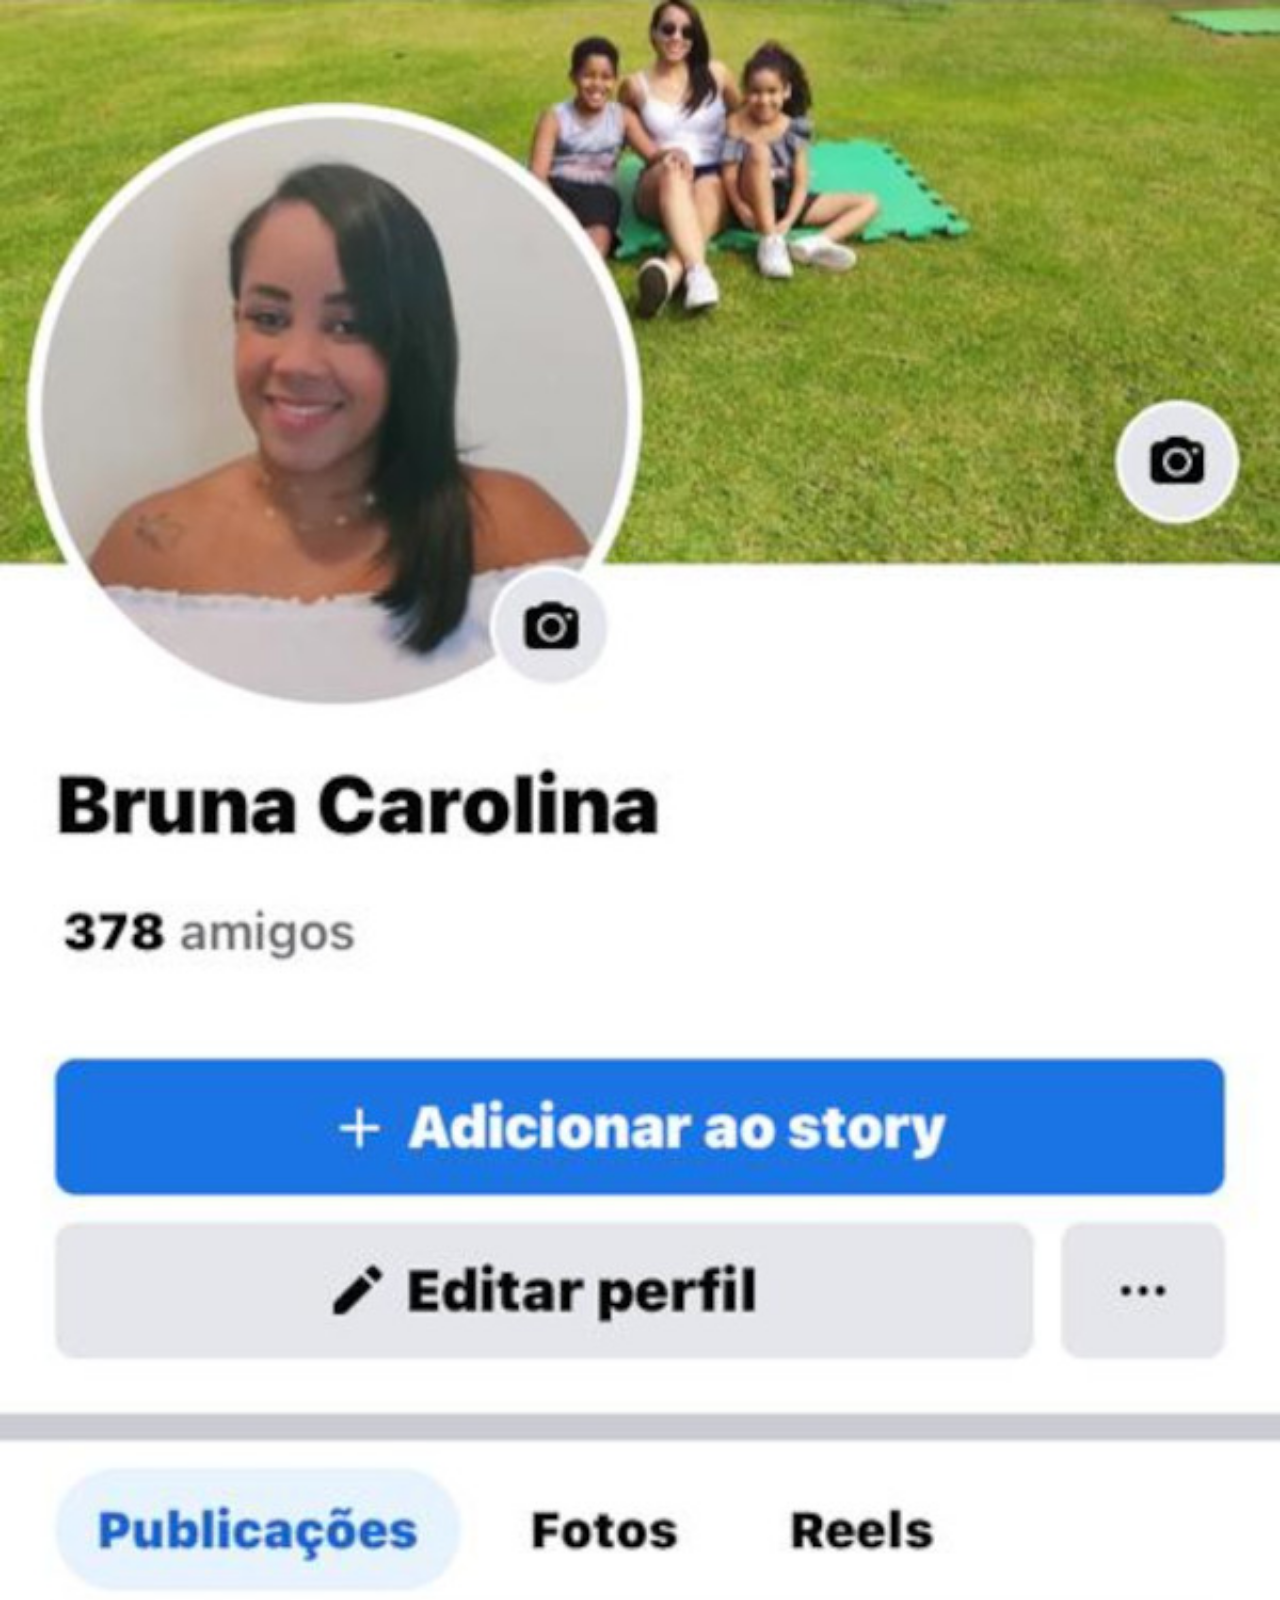
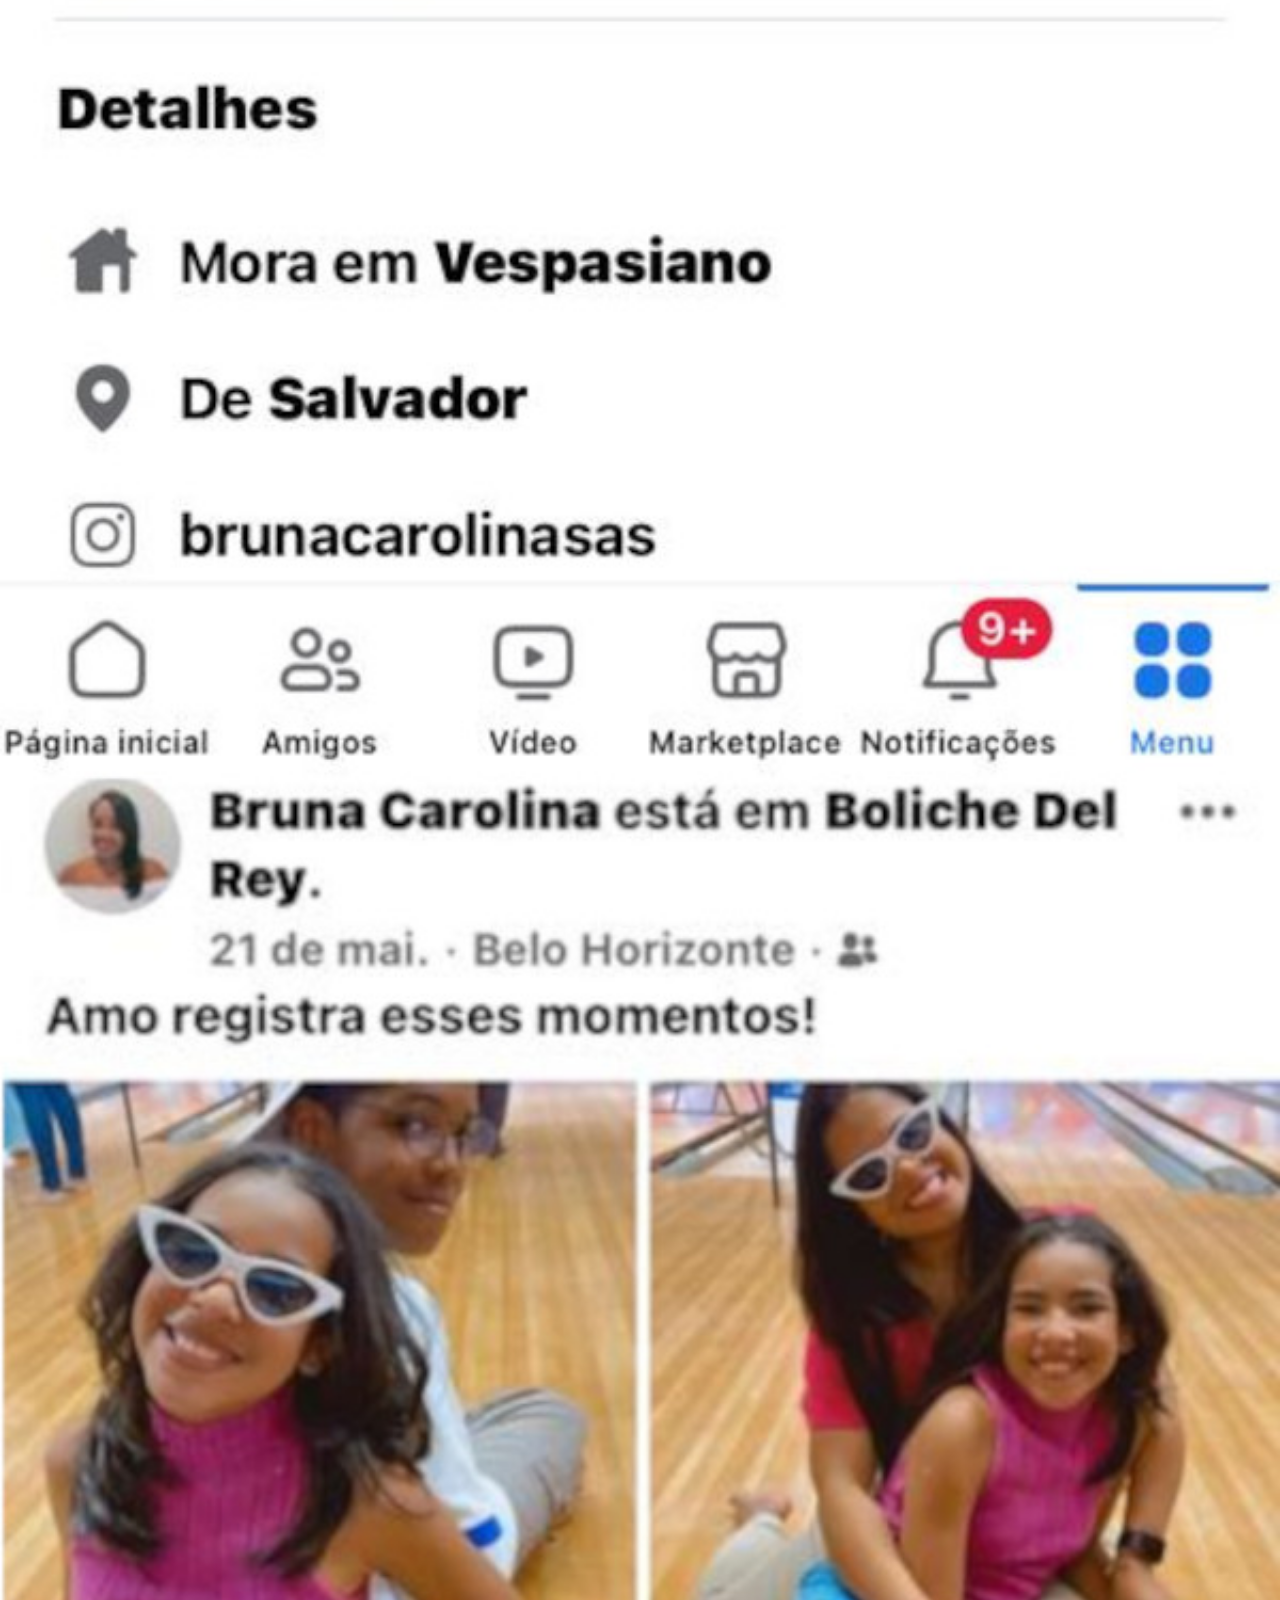
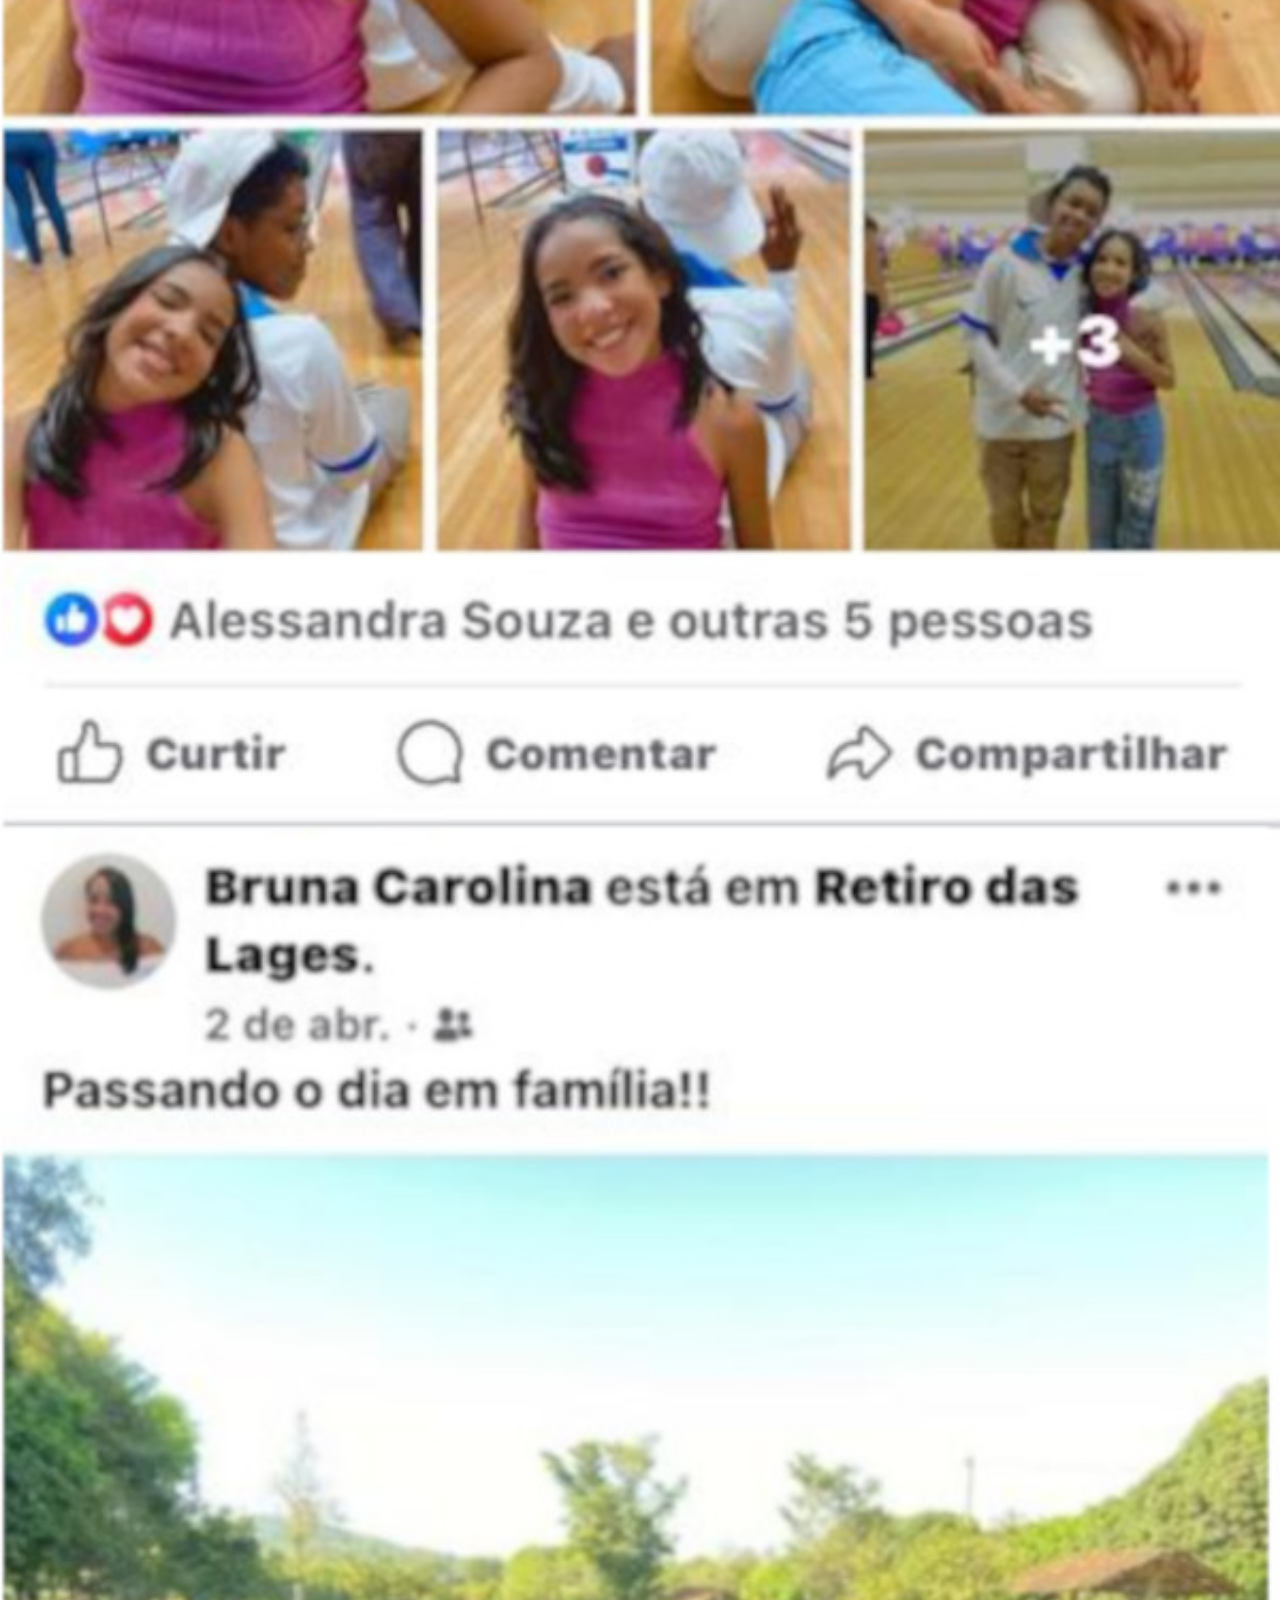
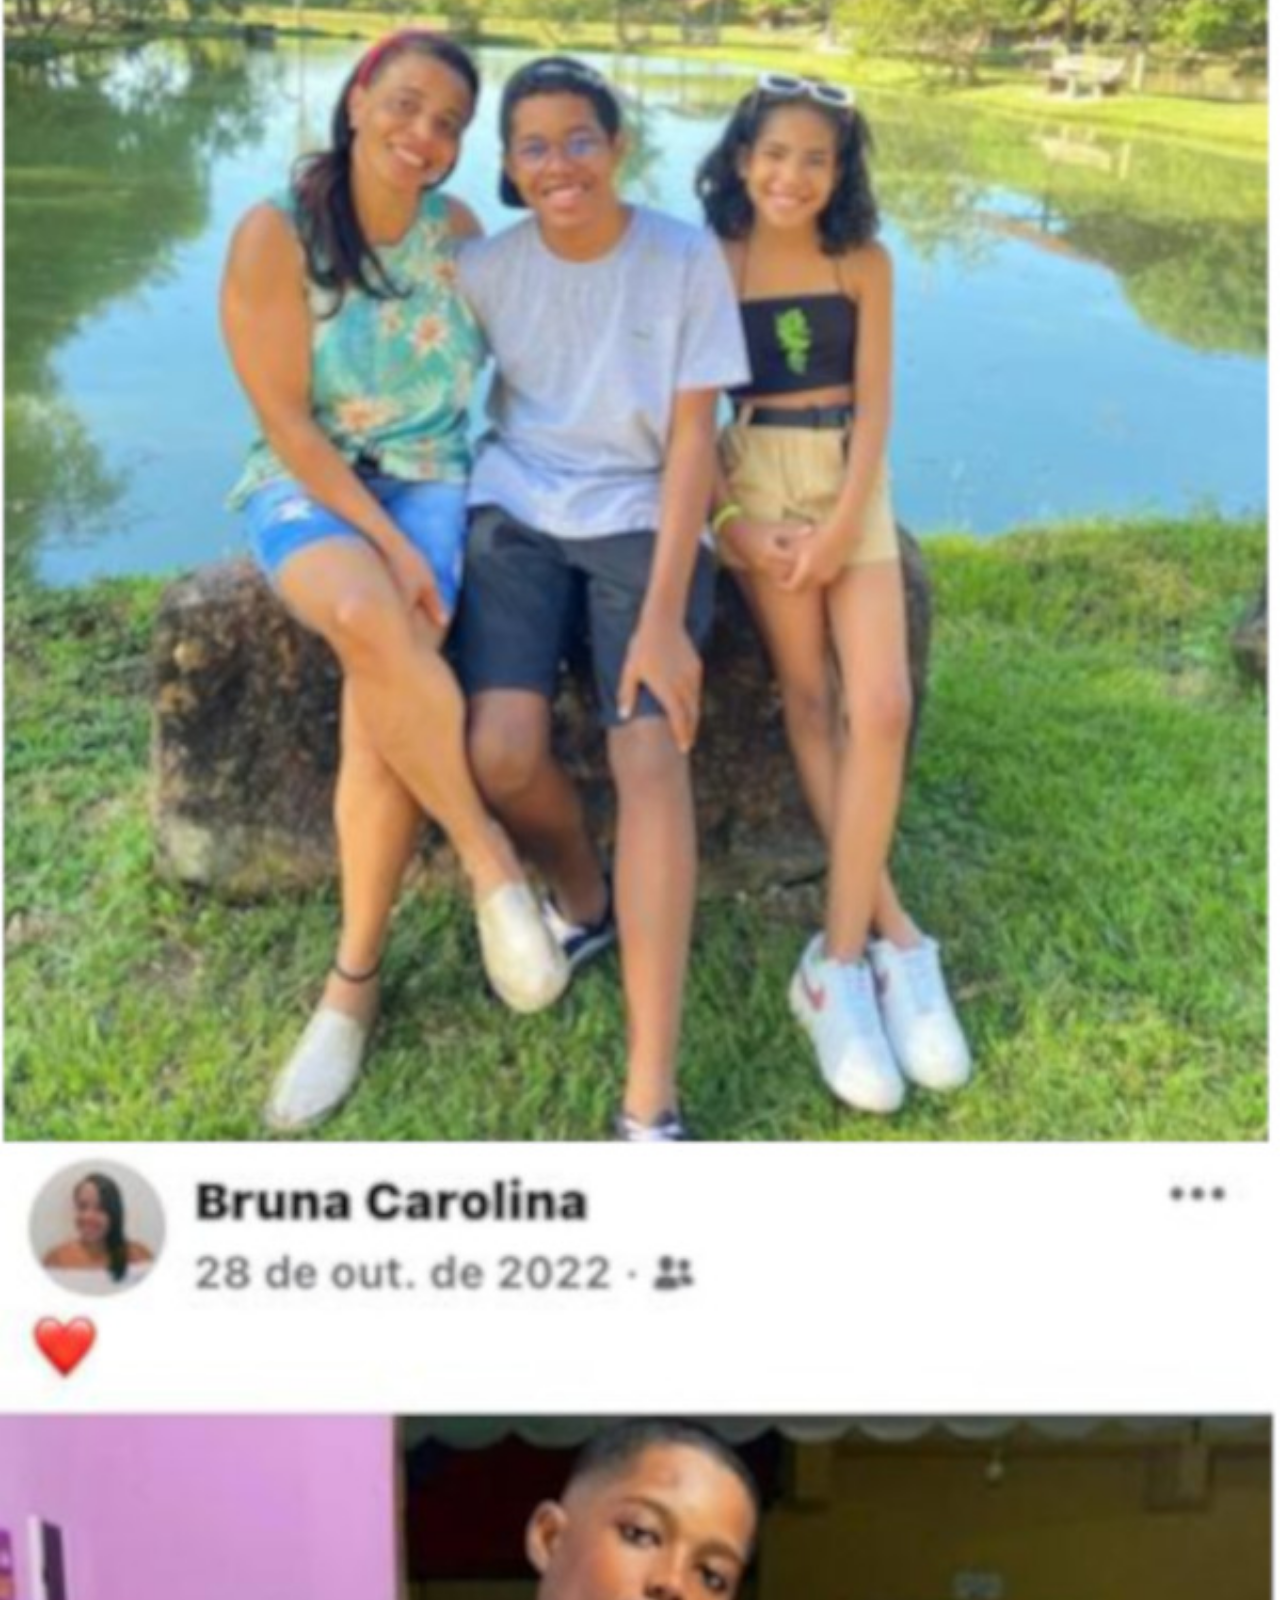
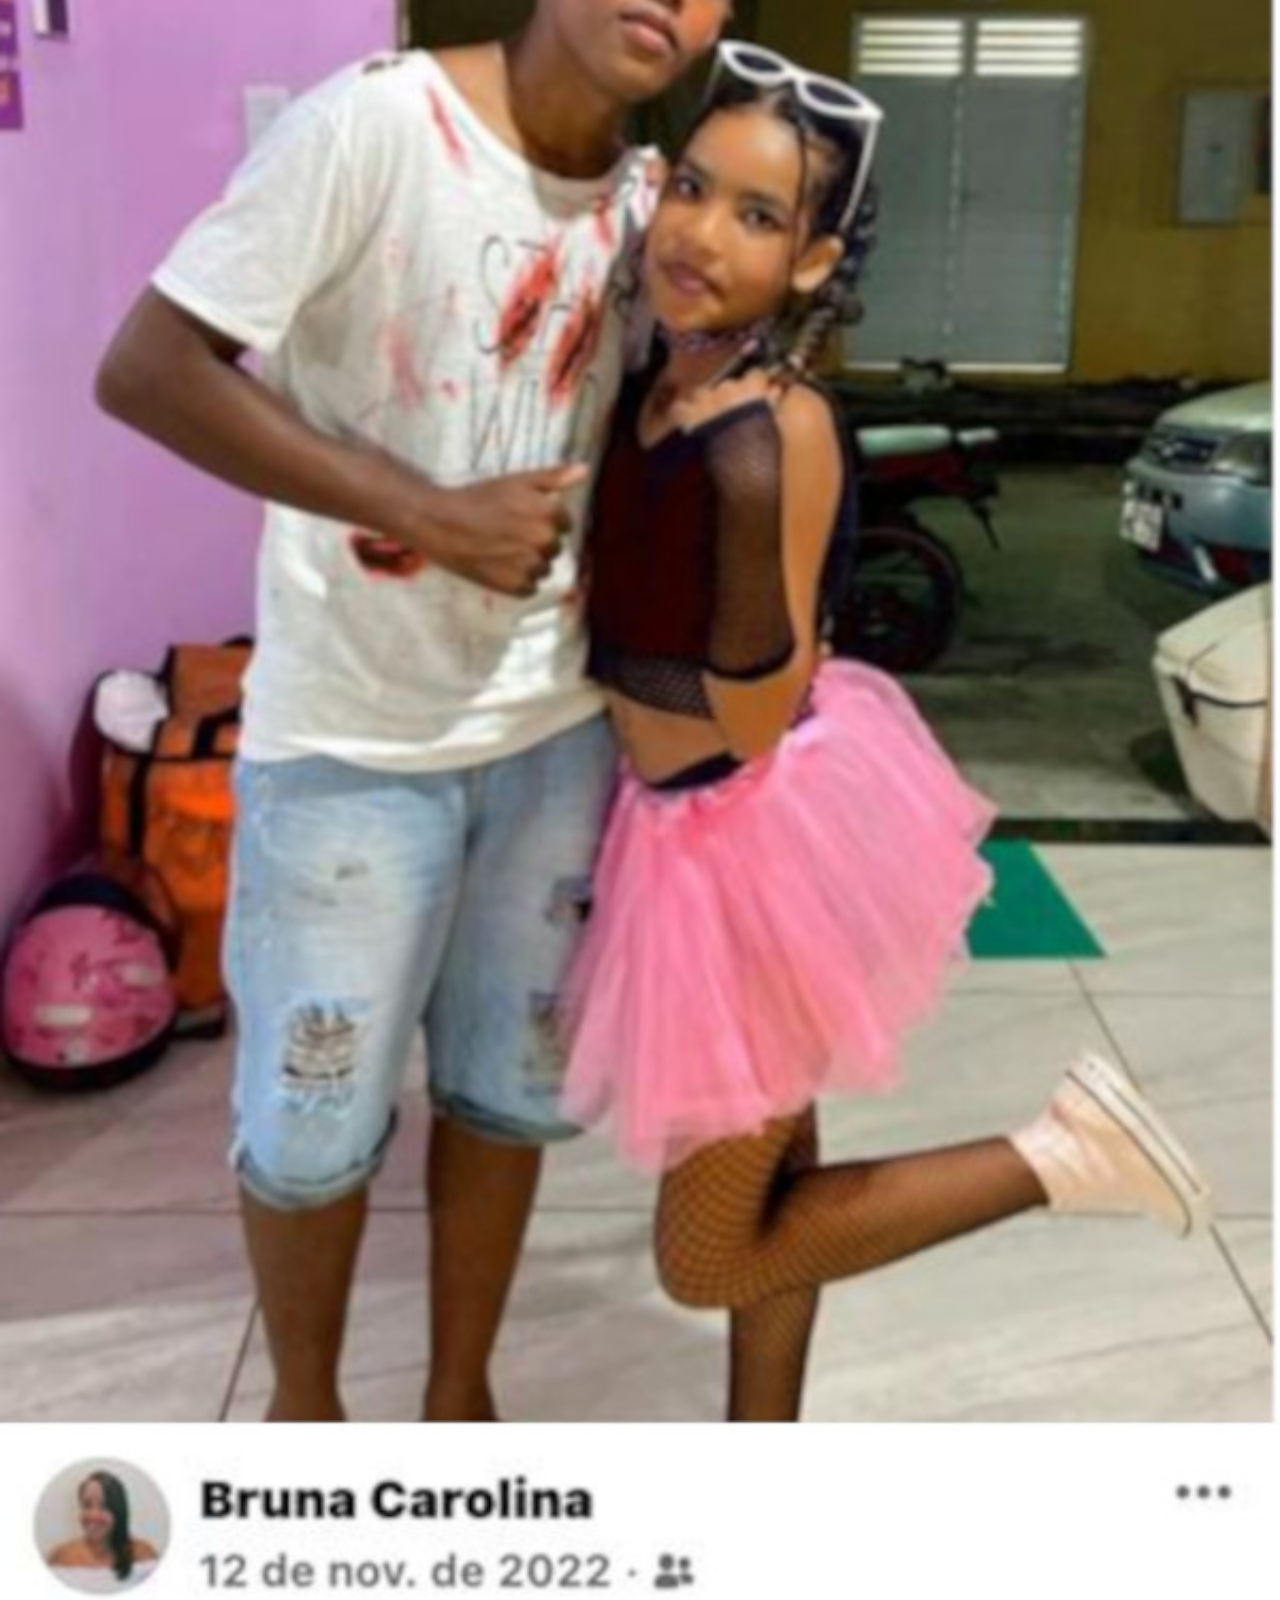
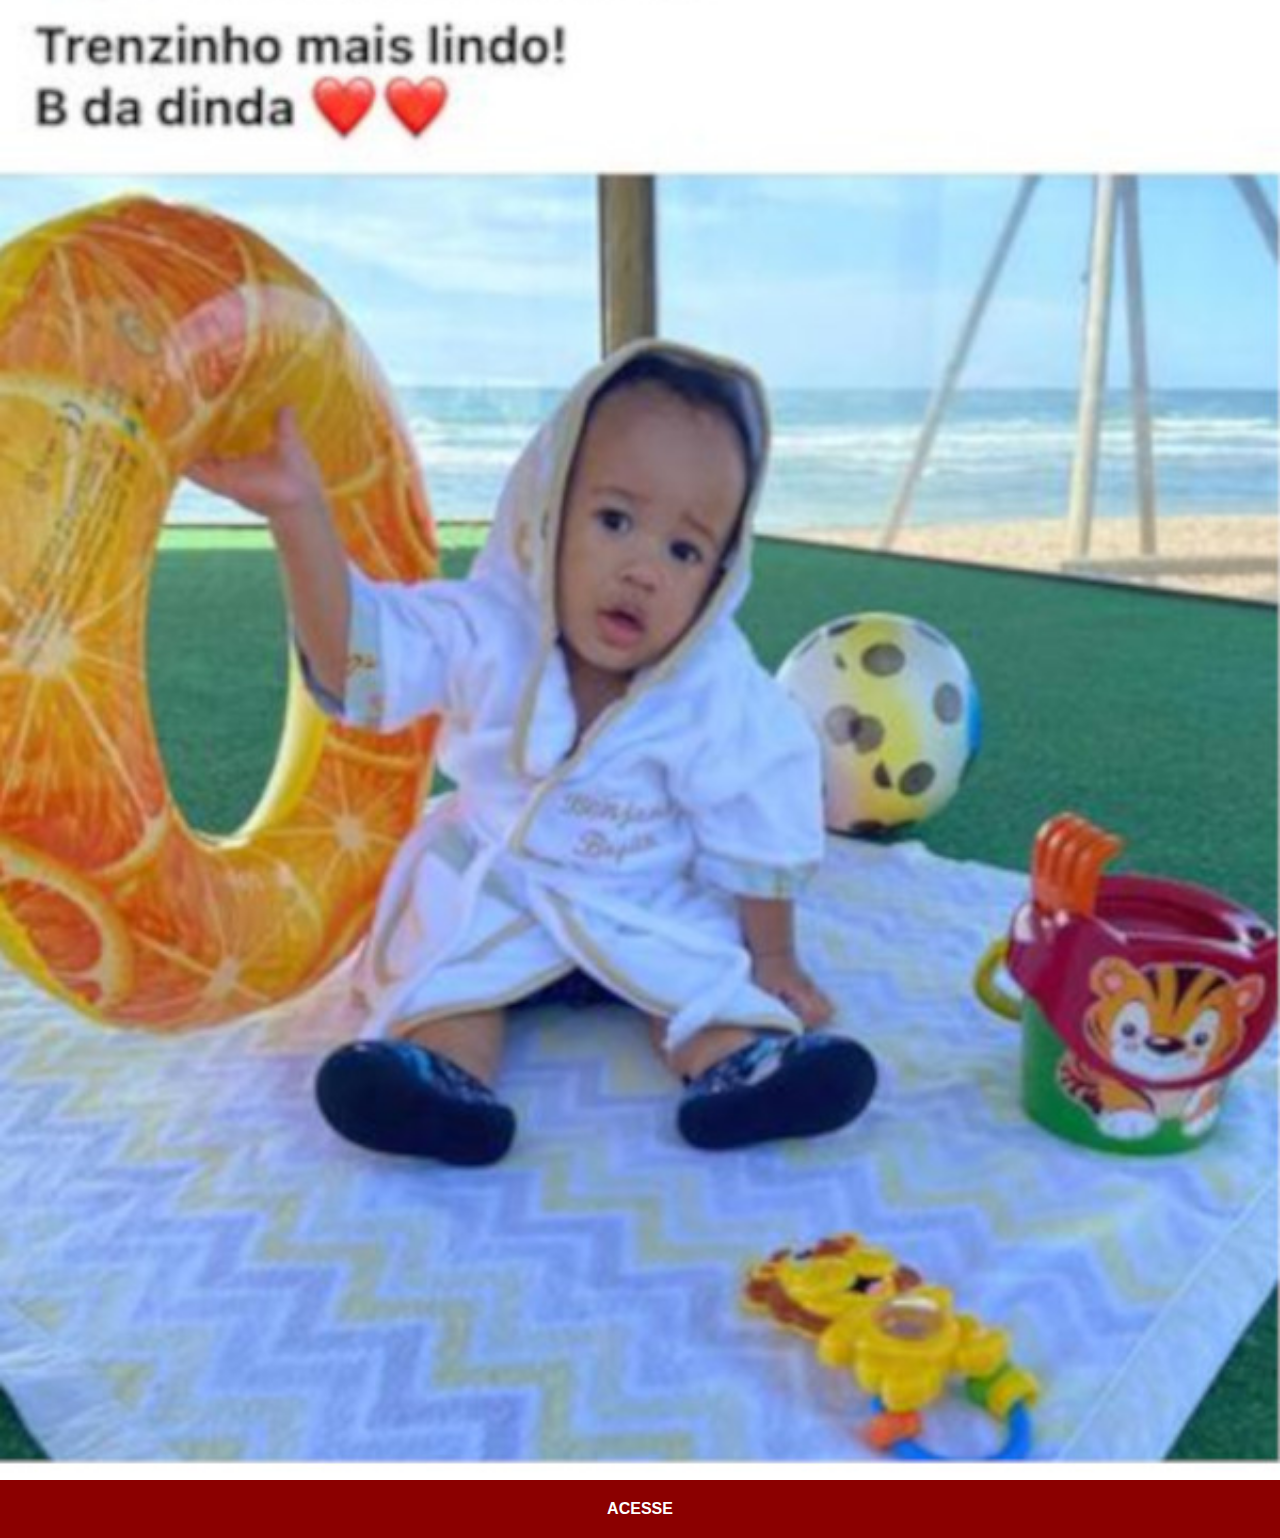
<file: face.html>
<!DOCTYPE html>
<html lang="pt-br">
<head>
    <meta charset="UTF-8">
    <meta name="viewport" content="width=device-width, initial-scale=1.0">
    <title>facebook</title>
    <link rel="stylesheet" href="social.css">
</head>
<body>
    <img src="imagens/meuface.jpg" alt="facebook">
    <a href="#">ACESSE</a>
</body>
</html>
</file>
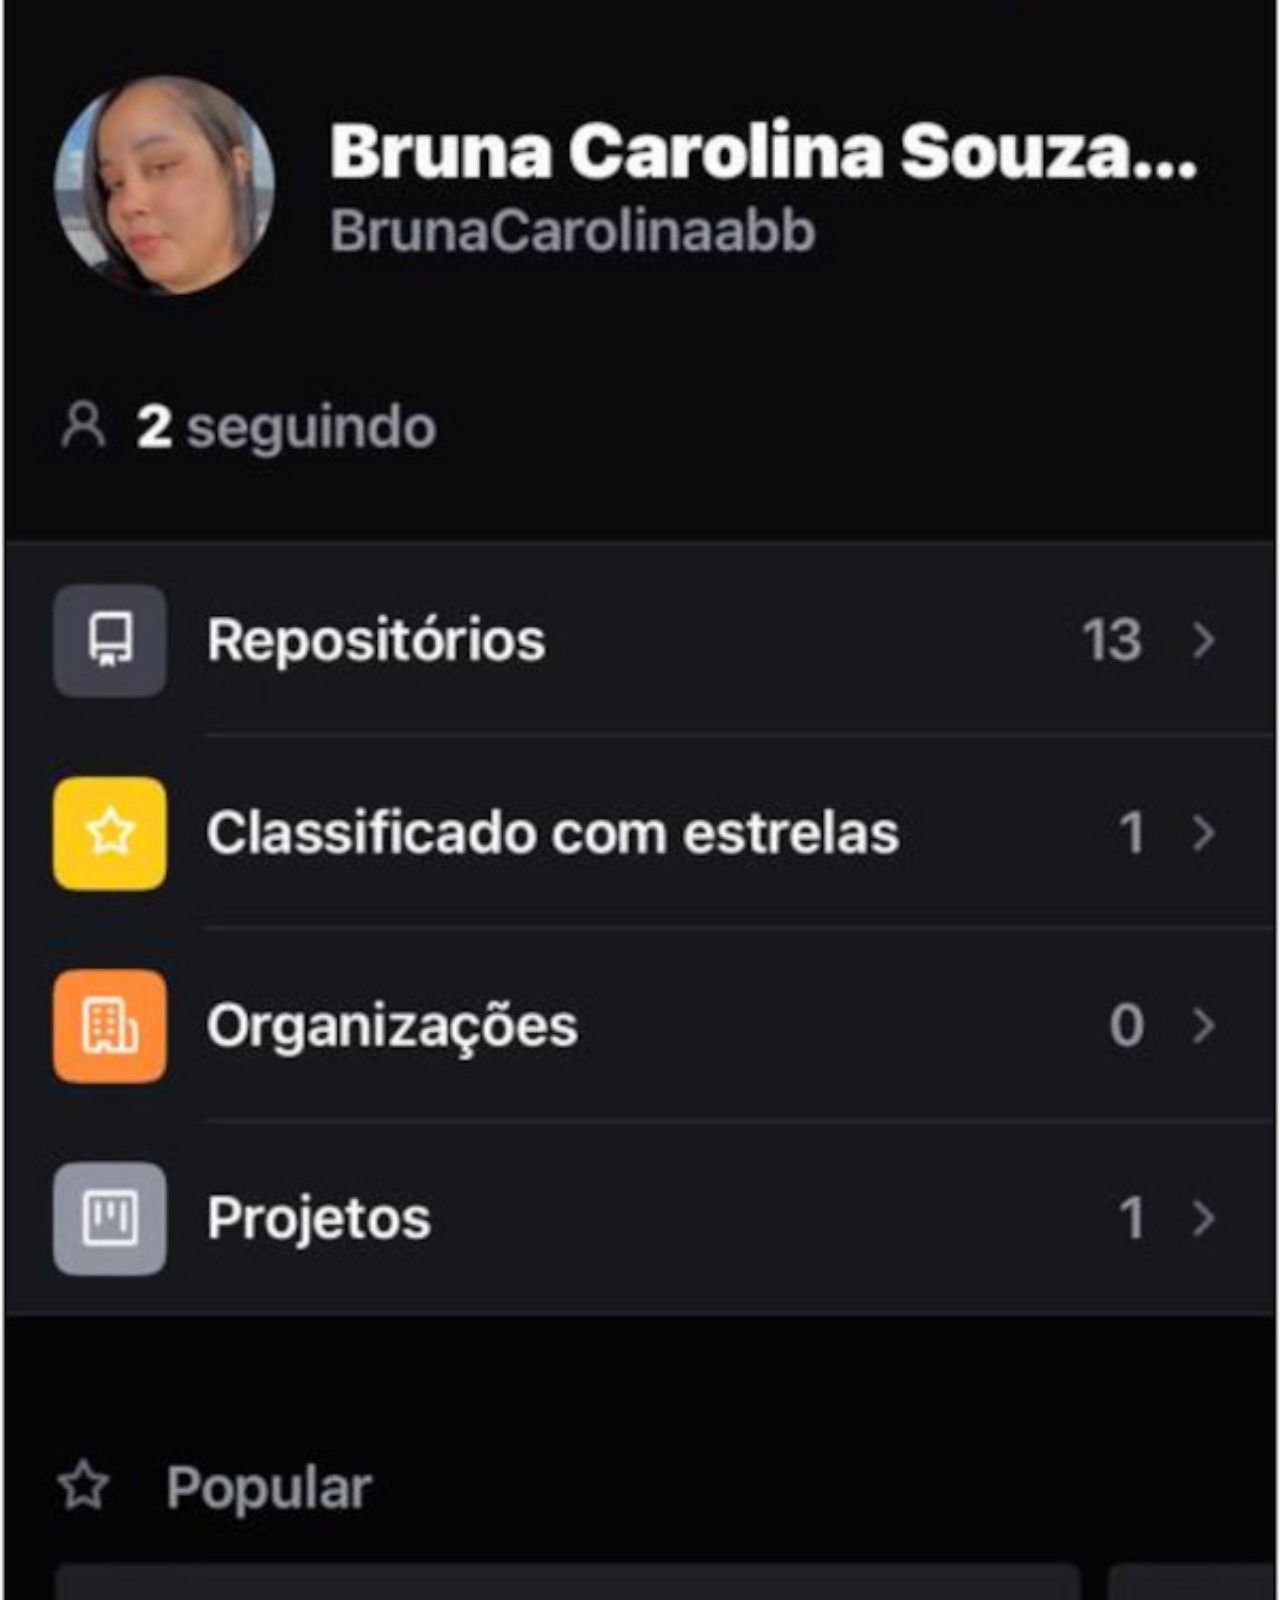
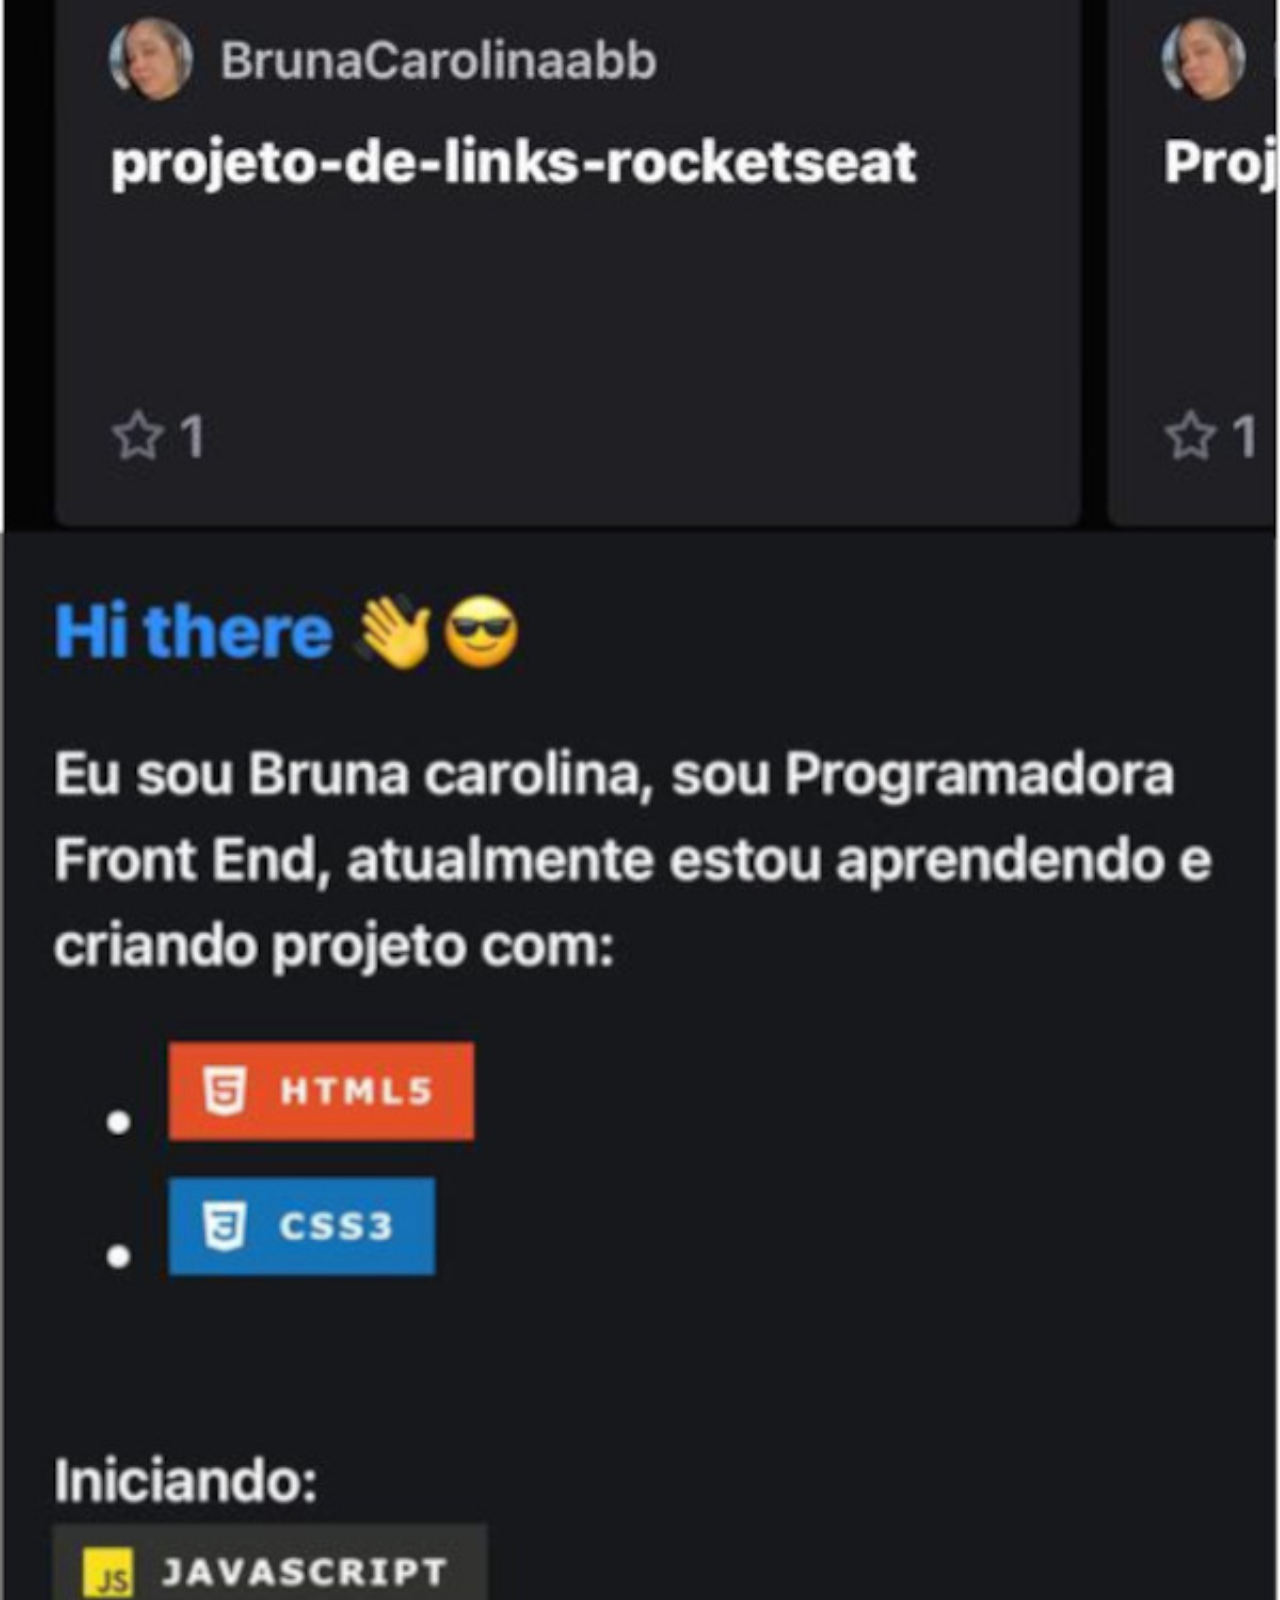
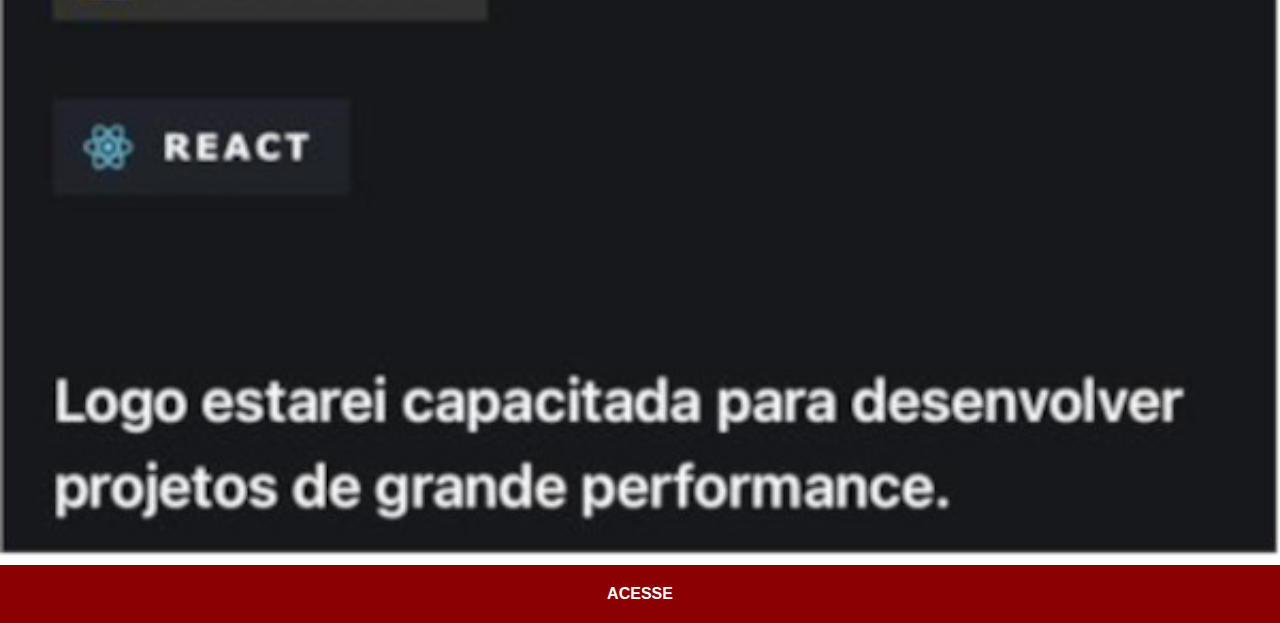
<file: github.html>
<!DOCTYPE html>
<html lang="pt-br">
<head>
    <meta charset="UTF-8">
    <meta name="viewport" content="width=device-width, initial-scale=1.0">
    <title>GitHub</title>
    <link rel="stylesheet" href="social.css">
</head>
<body>
    <img src="imagens/meugit.jpg" alt="GitHub">
    <a href="https://github.com/" target="_blank">ACESSE</a>
</body>
</html>
</file>
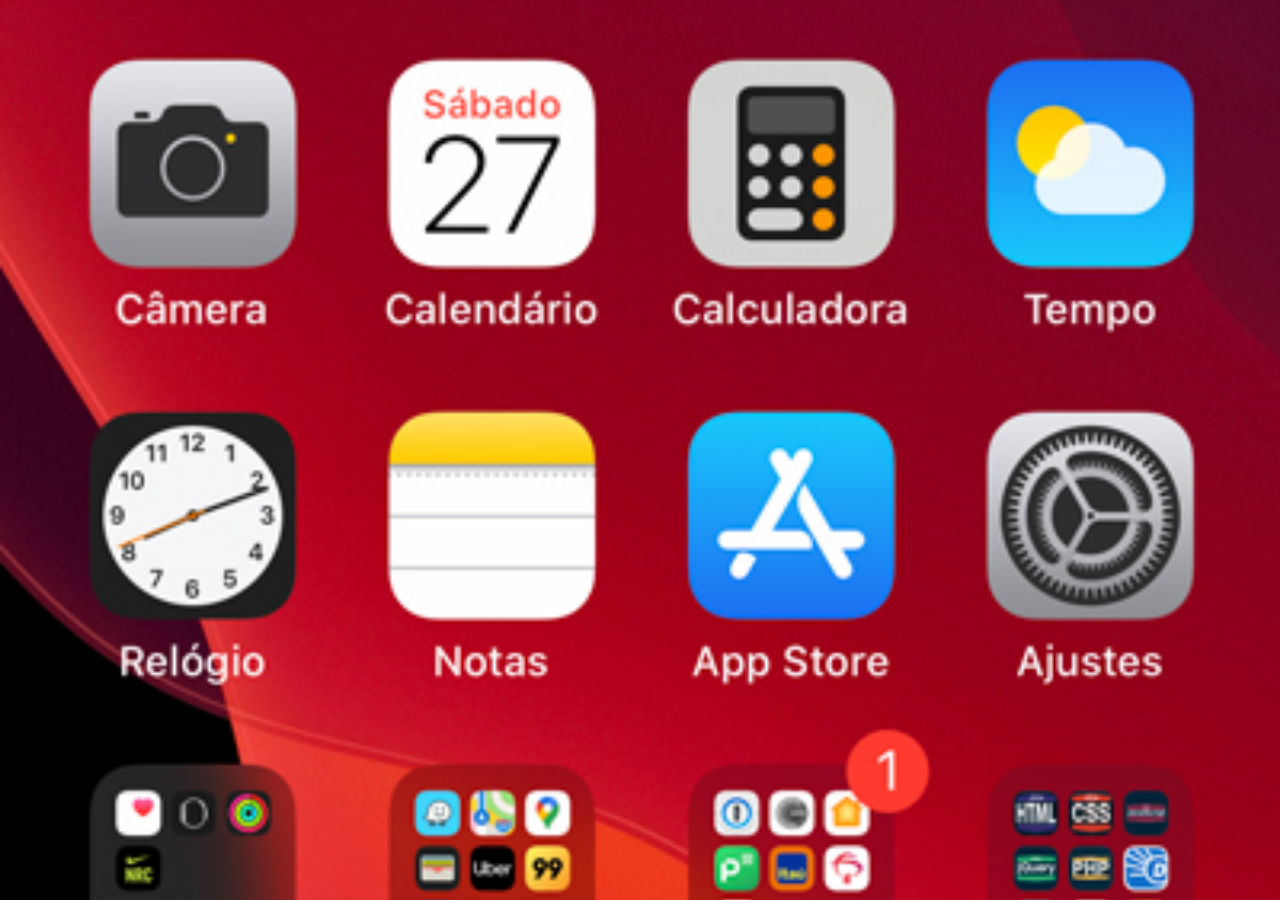
<file: home.html>
<!DOCTYPE html>
<html lang="pt-br">
<head>
    <meta charset="UTF-8">
    <meta name="viewport" content="width=device-width, initial-scale=1.0">
    <title>Home</title>
</head>
<style>
    * {
    margin: 0;
    padding: 0;
}


body {
    width: 10vw;
    height: 100vh;
    background:black url(imagens/tela-home.jpg) no-repeat top center;
    background-size: cover;
}
</style>

<body>
    
</body>
</html>
</file>
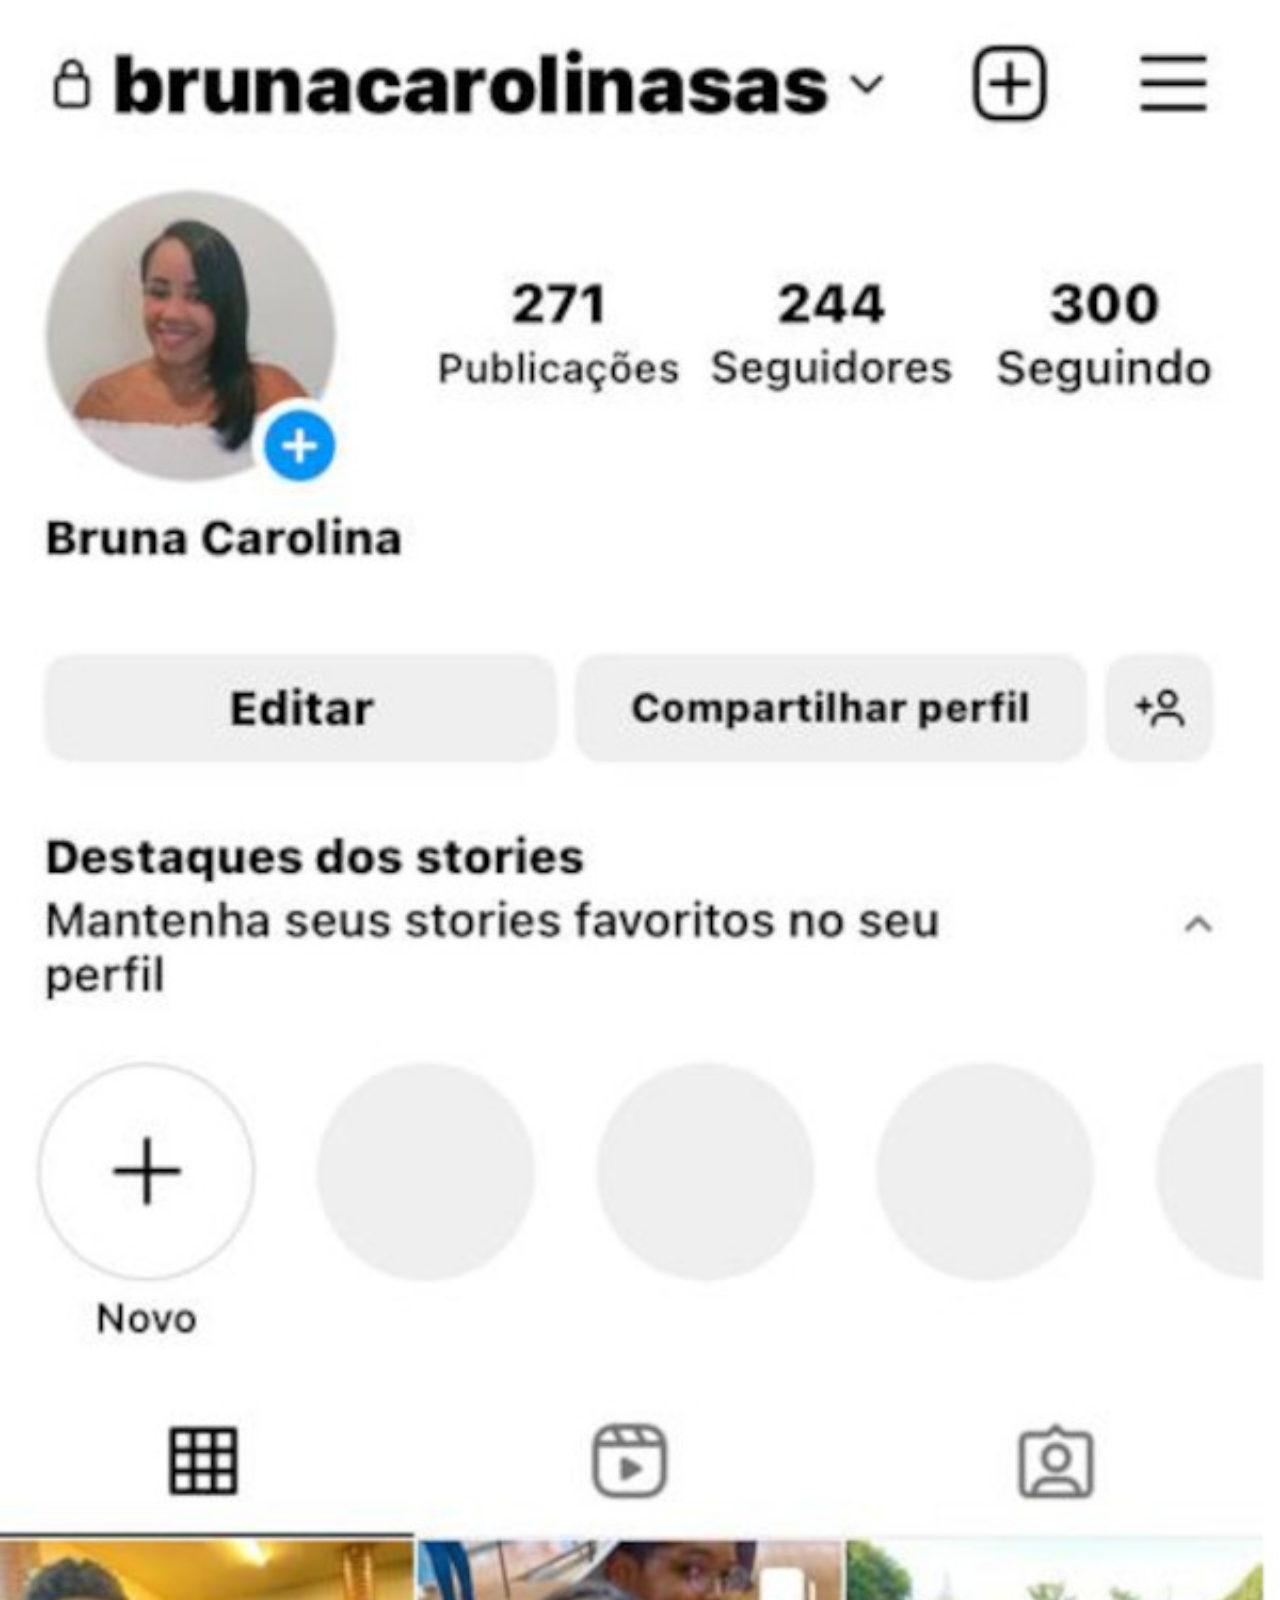
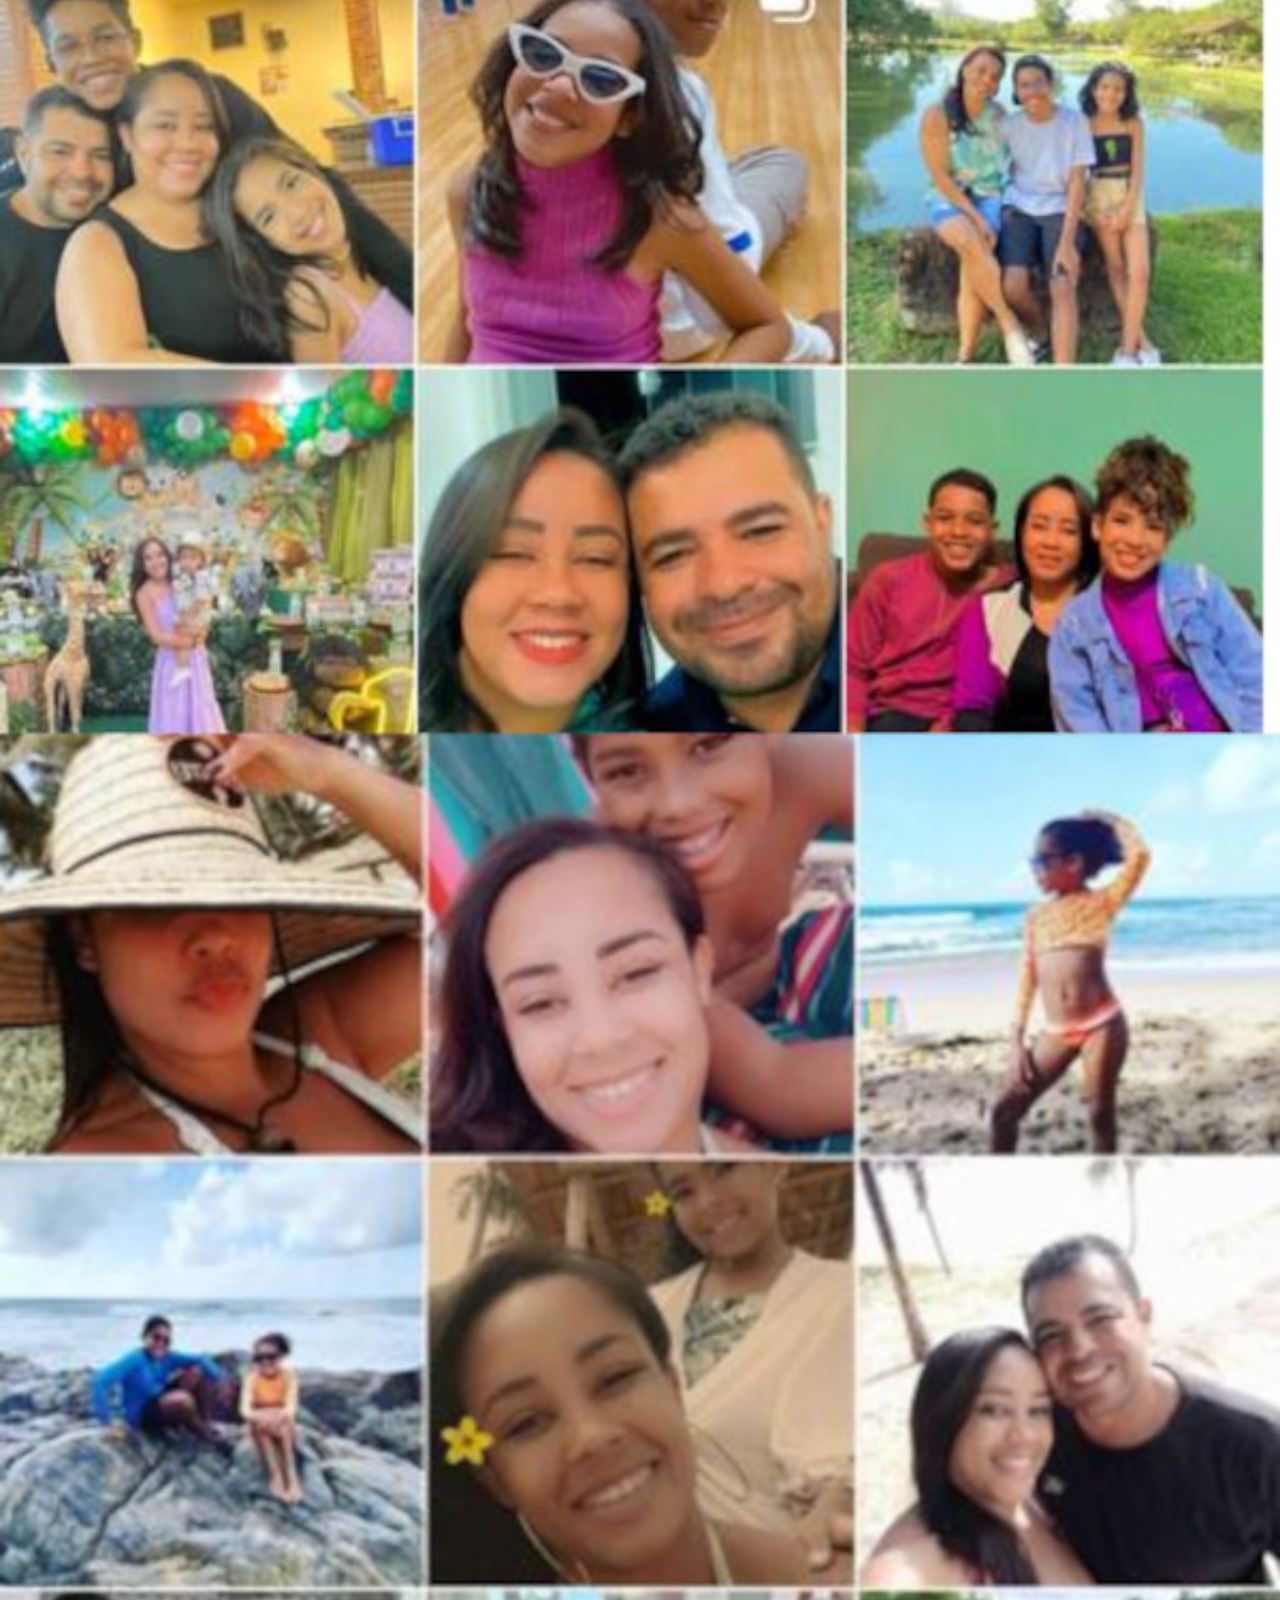
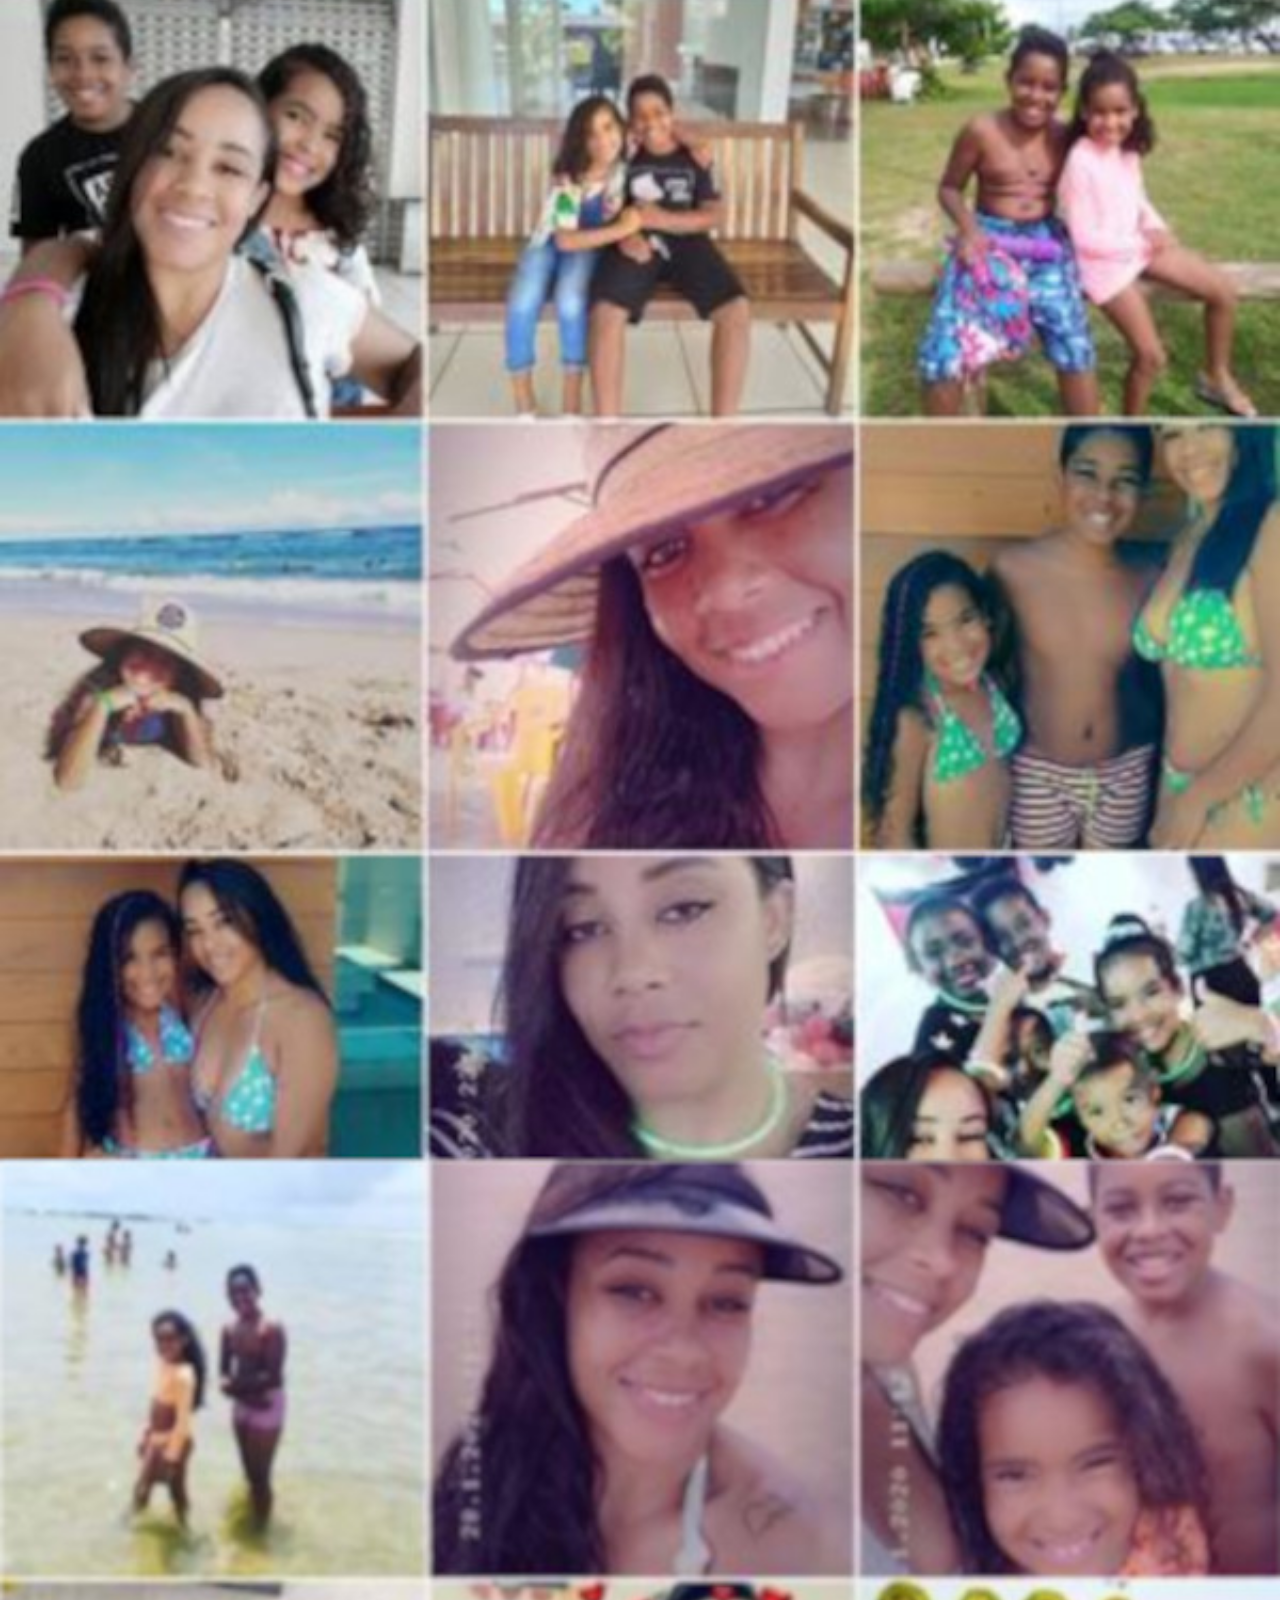
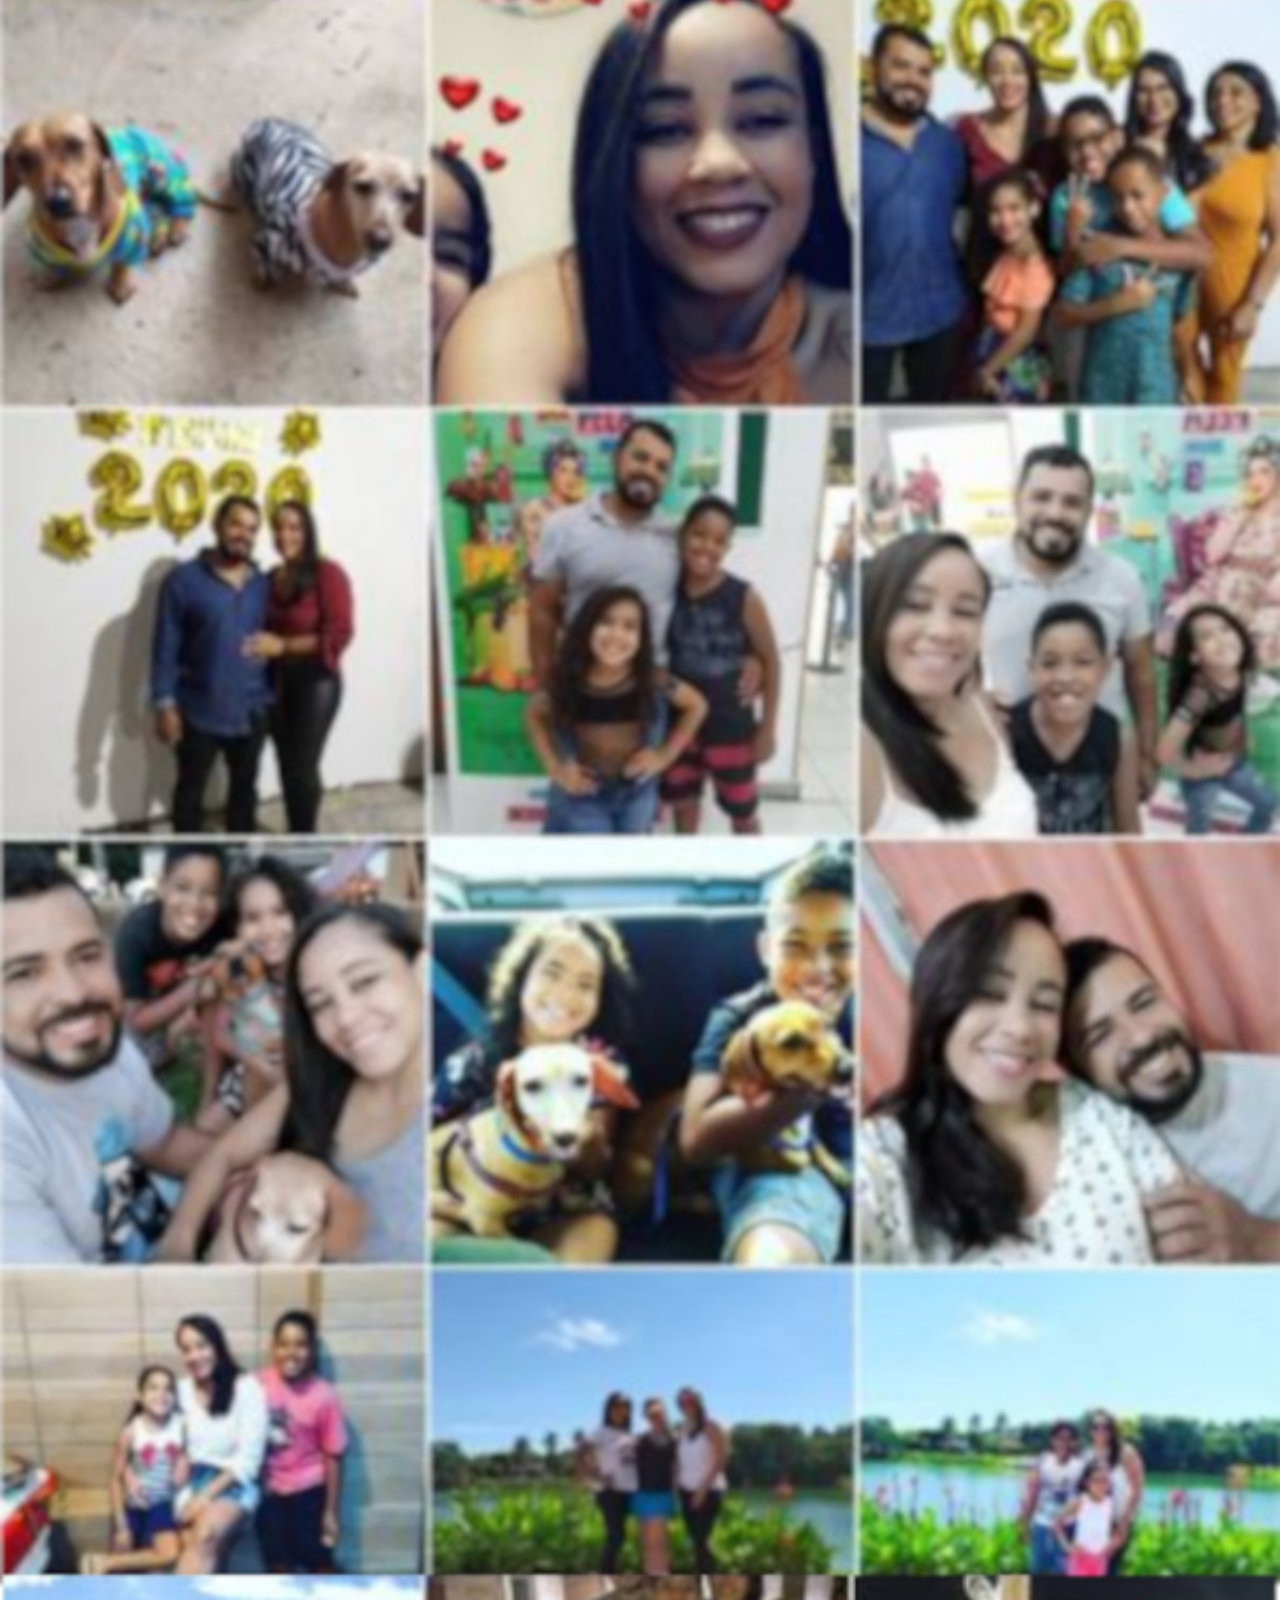
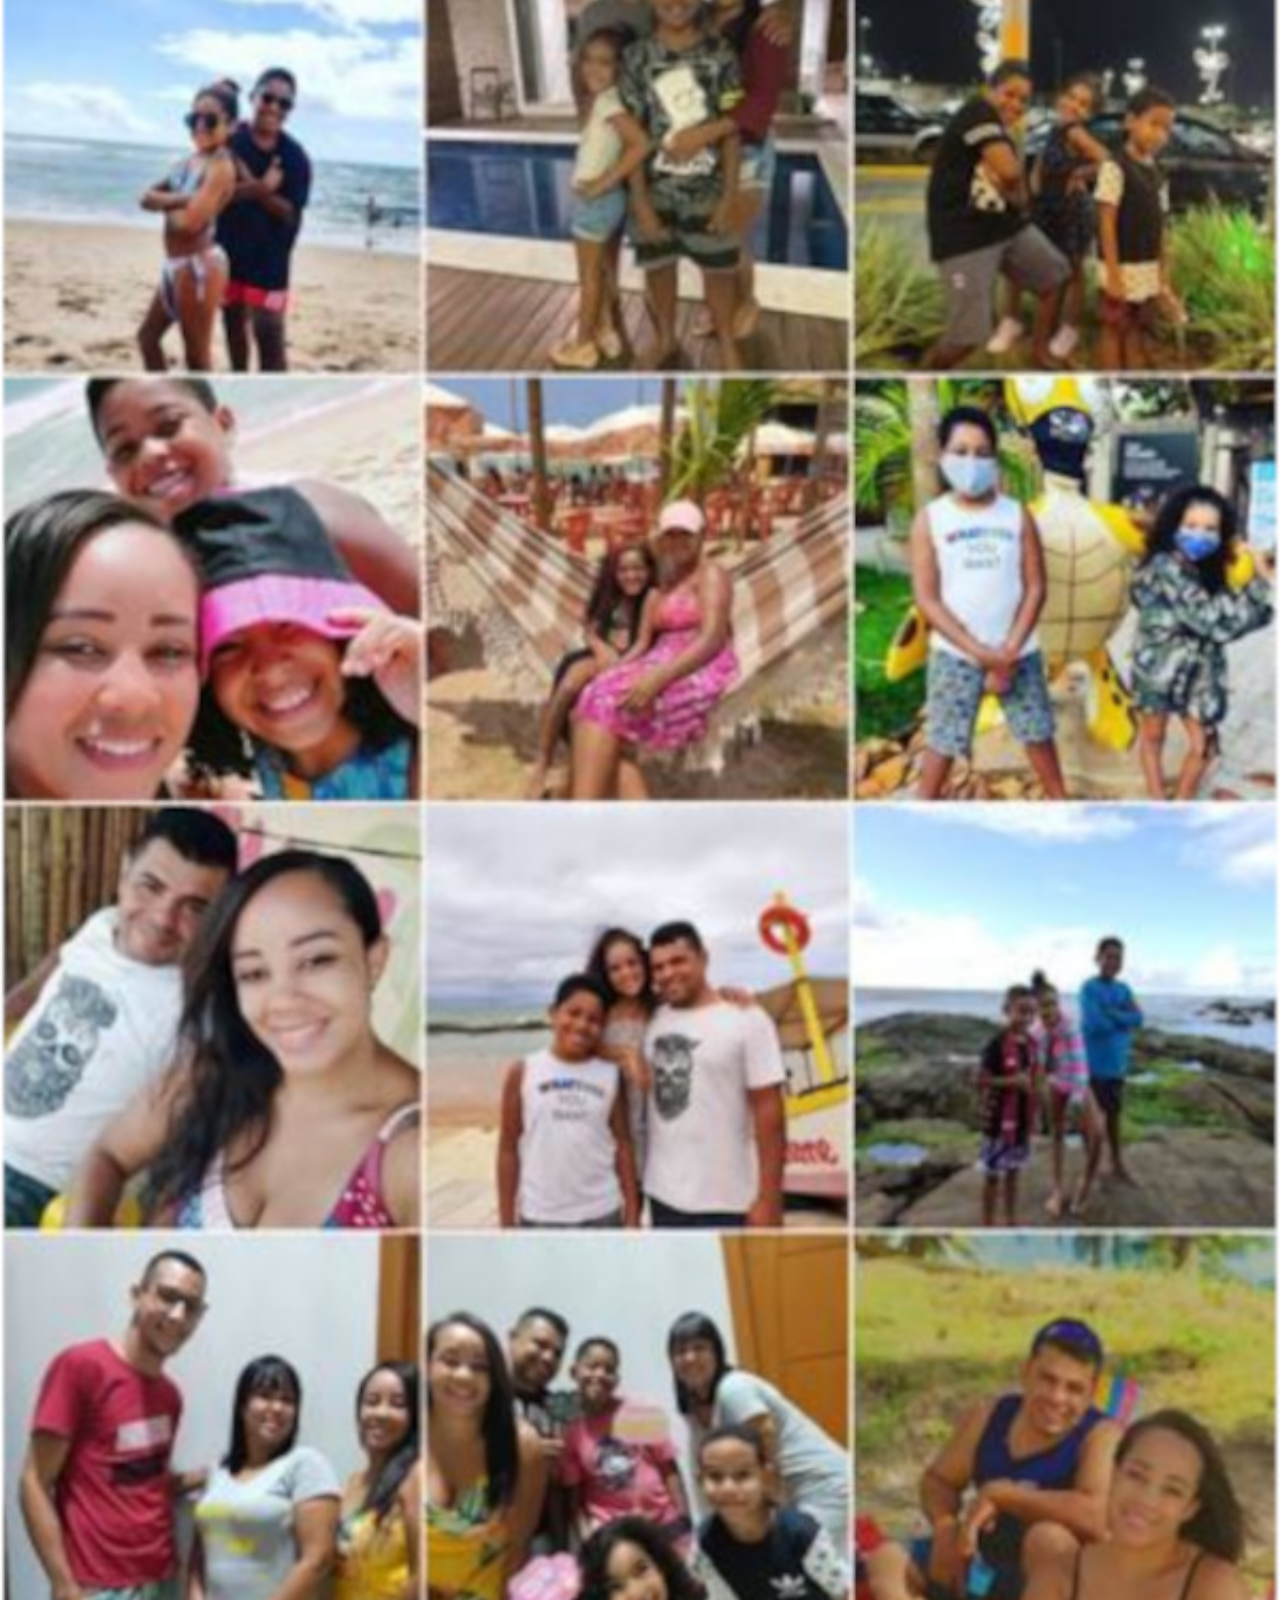
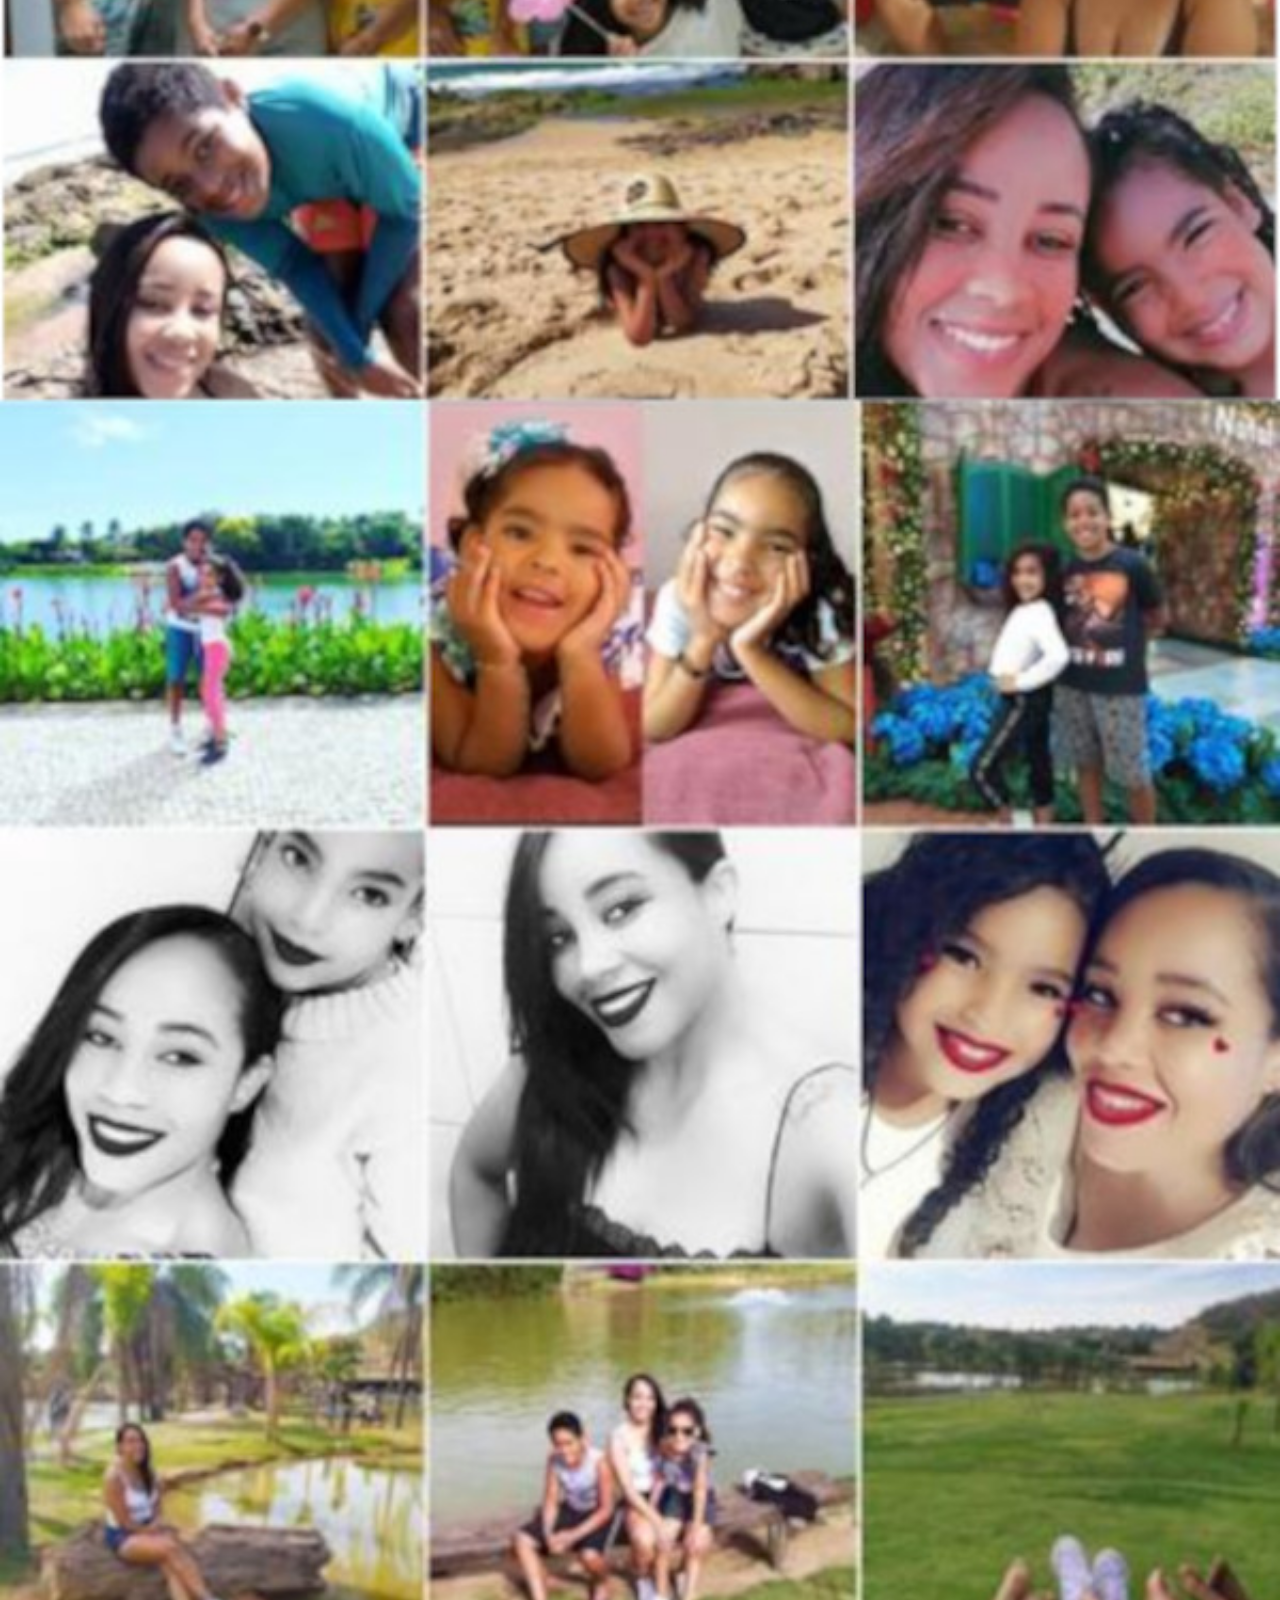
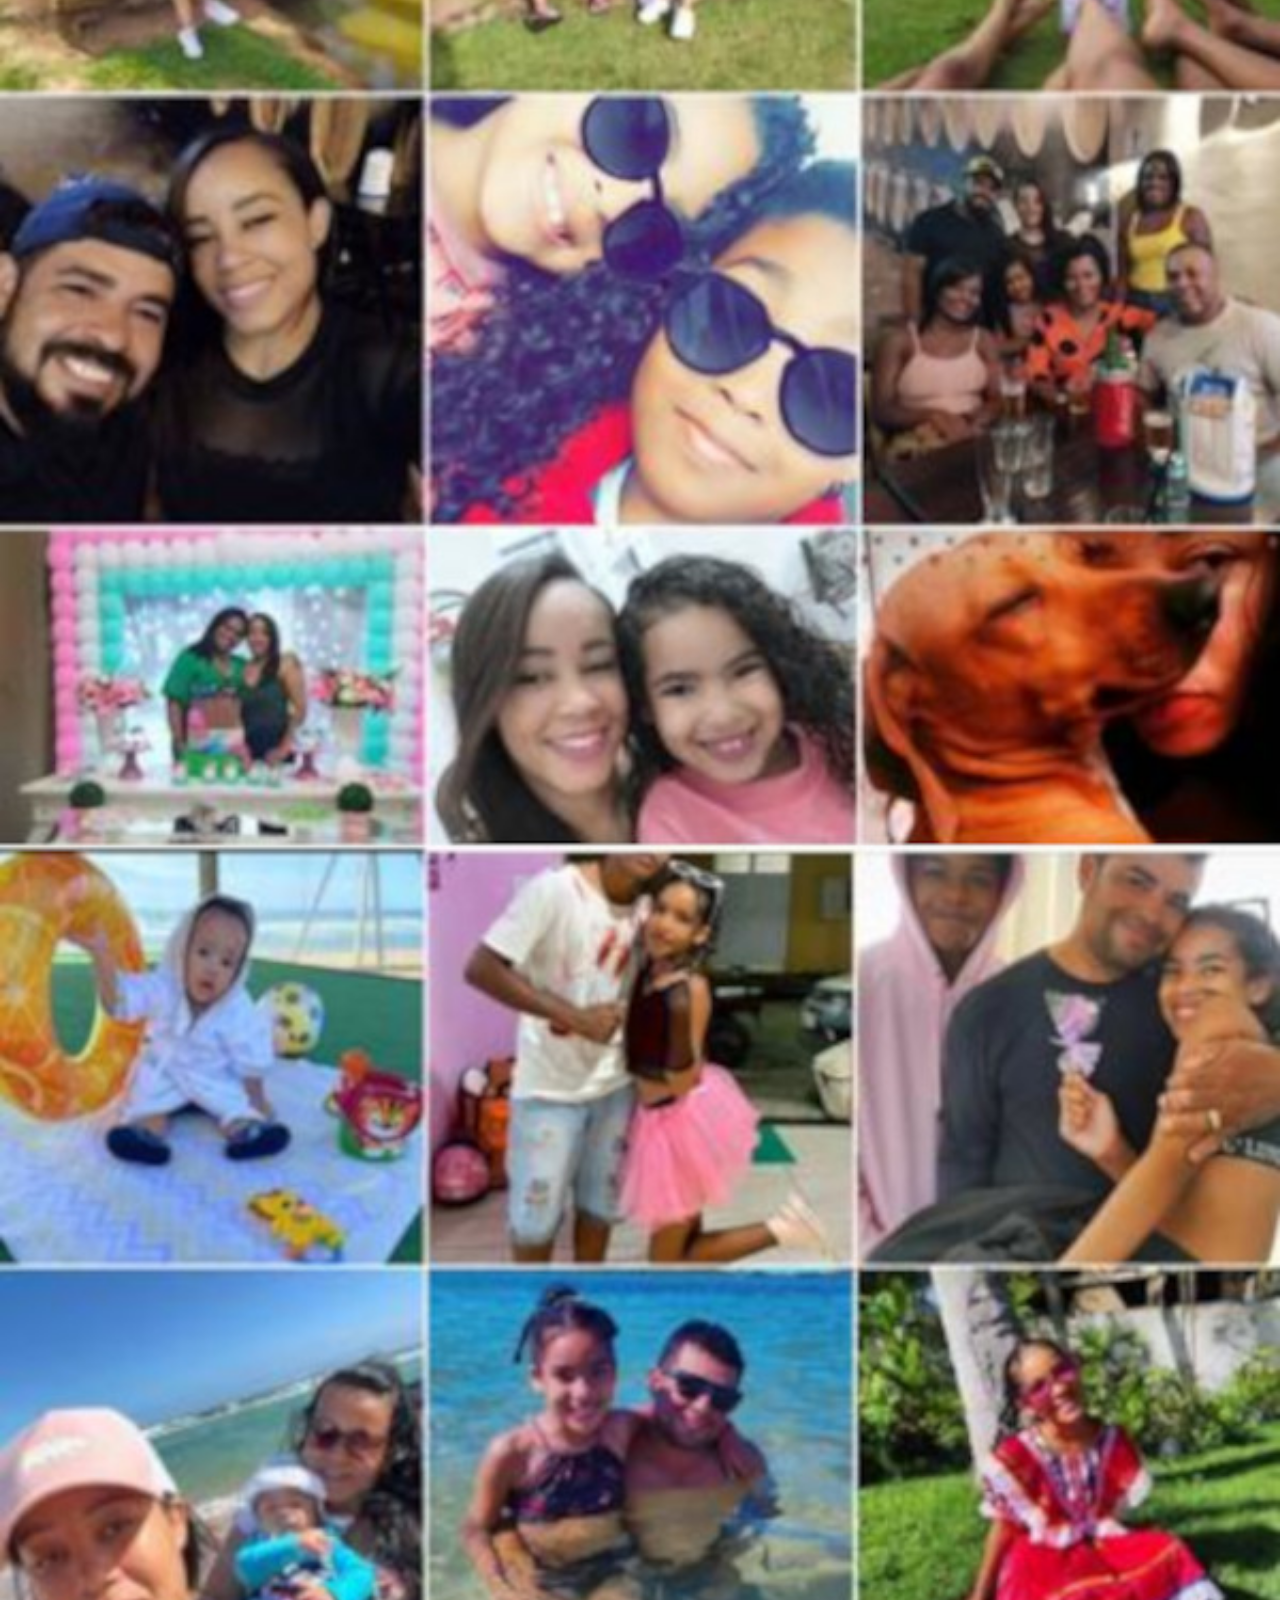
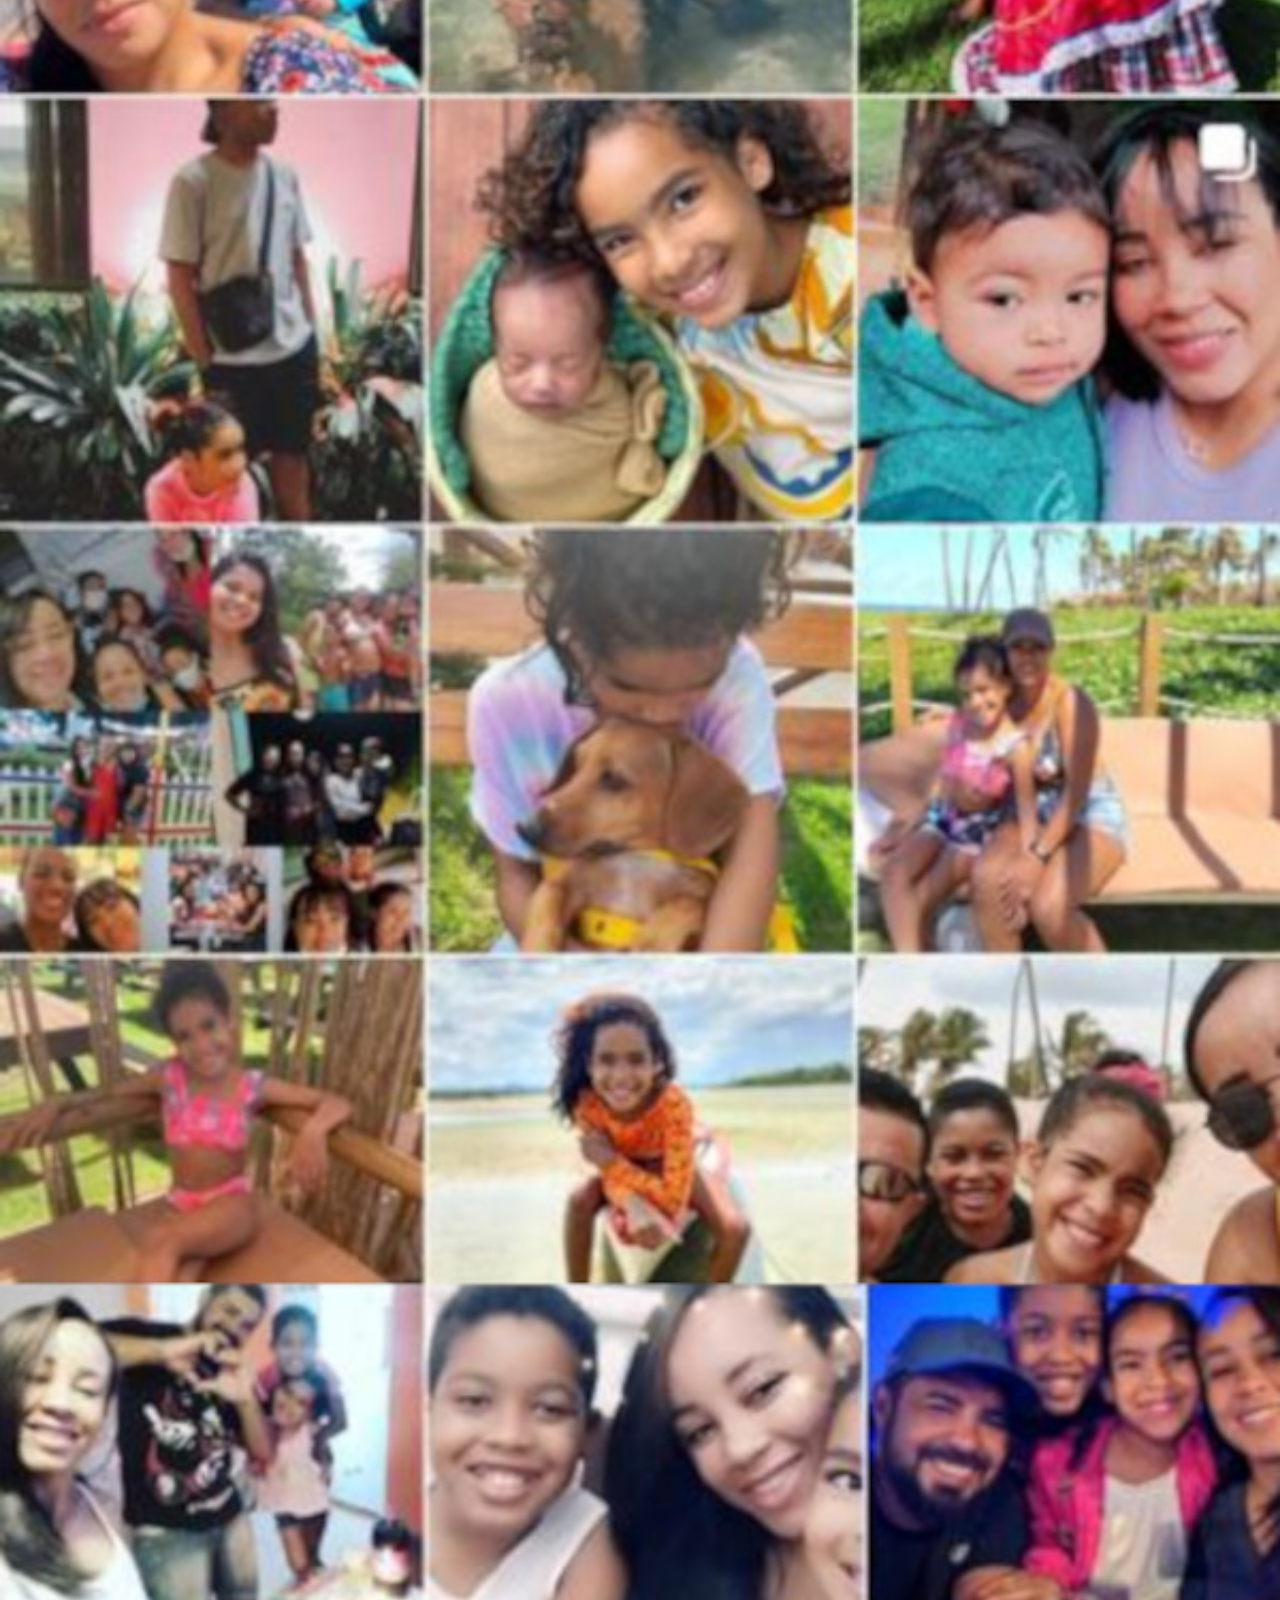
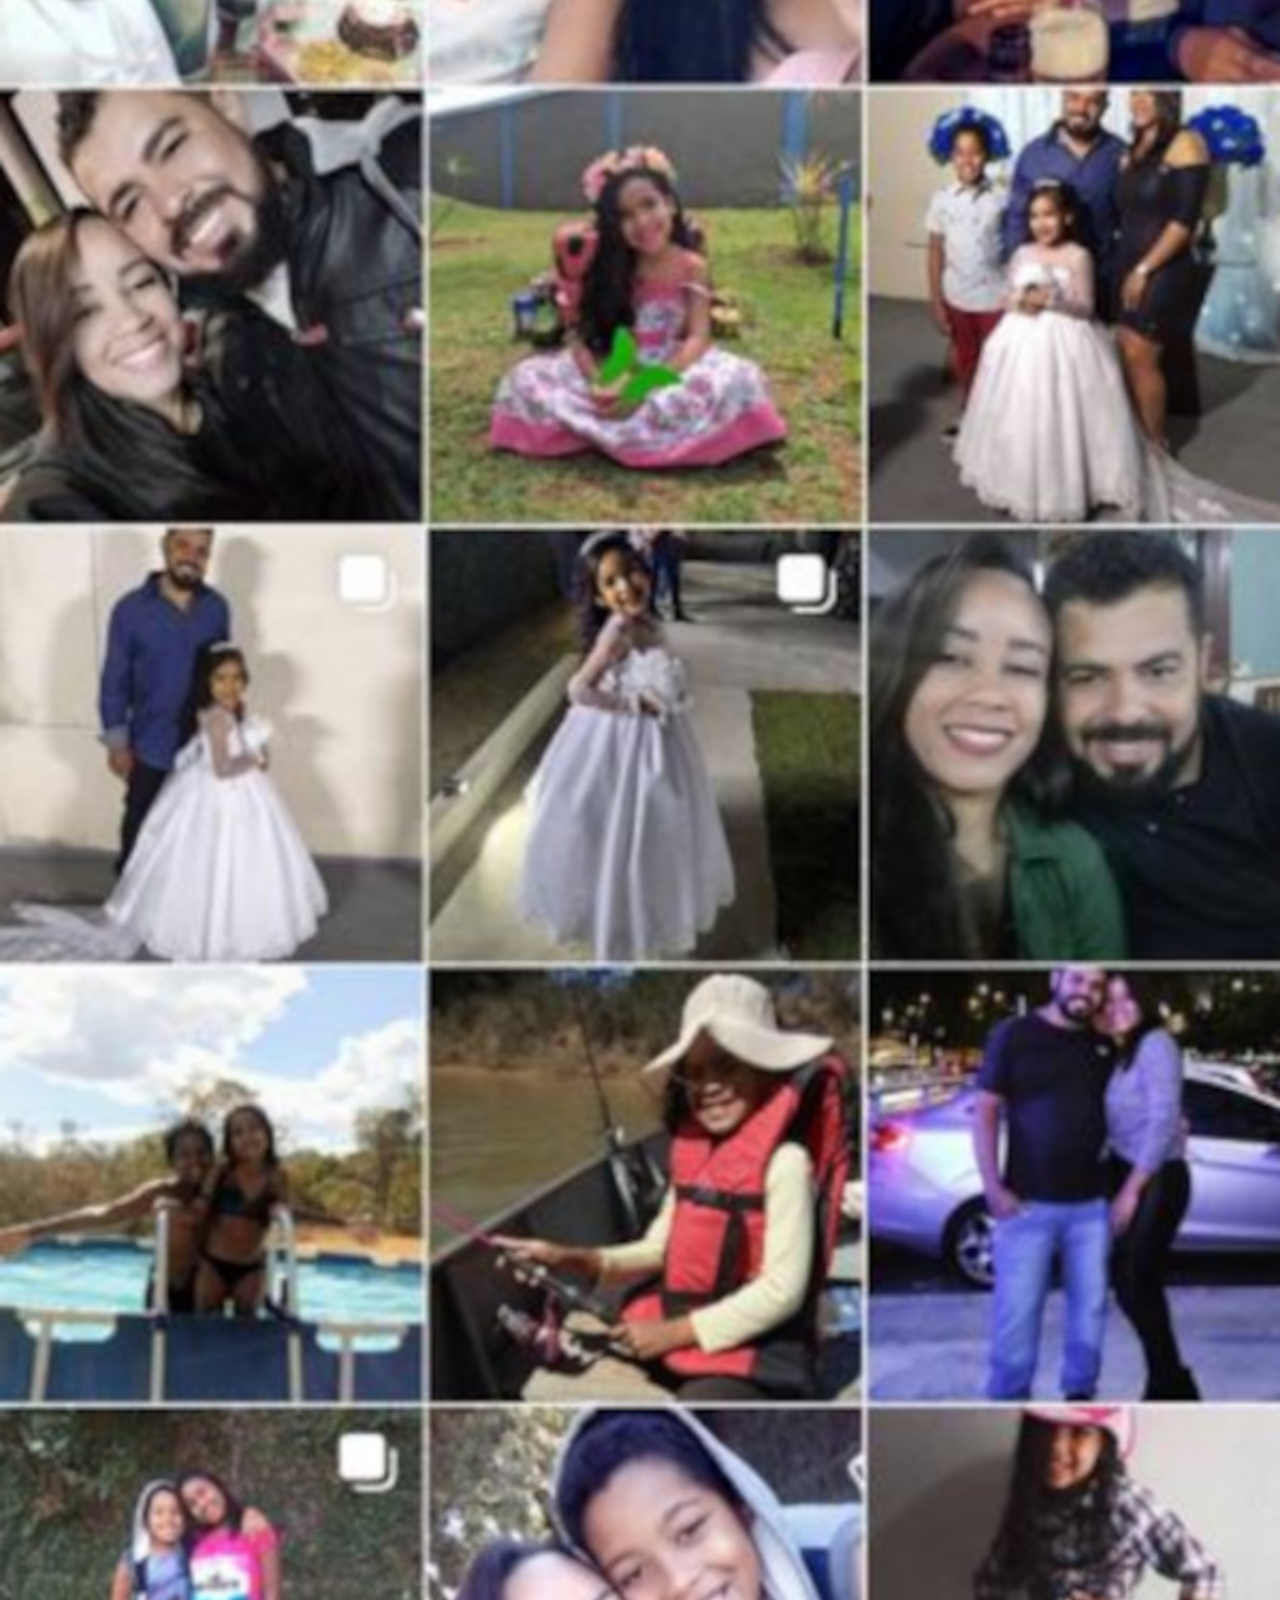
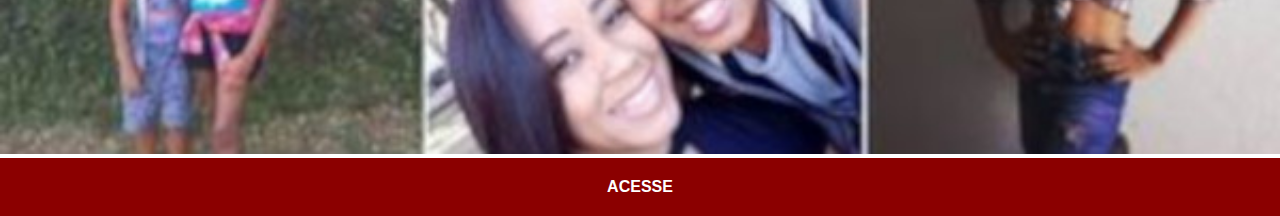
<file: instagram.html>
<!DOCTYPE html>
<html lang="pt-br">
<head>
    <meta charset="UTF-8">
    <meta name="viewport" content="width=device-width, initial-scale=1.0">
    <title>Instagram</title>
    <link rel="stylesheet" href="social.css">
</head>
<body>
    <img src="imagens/meuinsta.jpg" alt="Instagram">
    <a href="https://www.instagram.com/brunacarolinasas/" target="_blank">ACESSE</a>
</body>
</html>
</file>
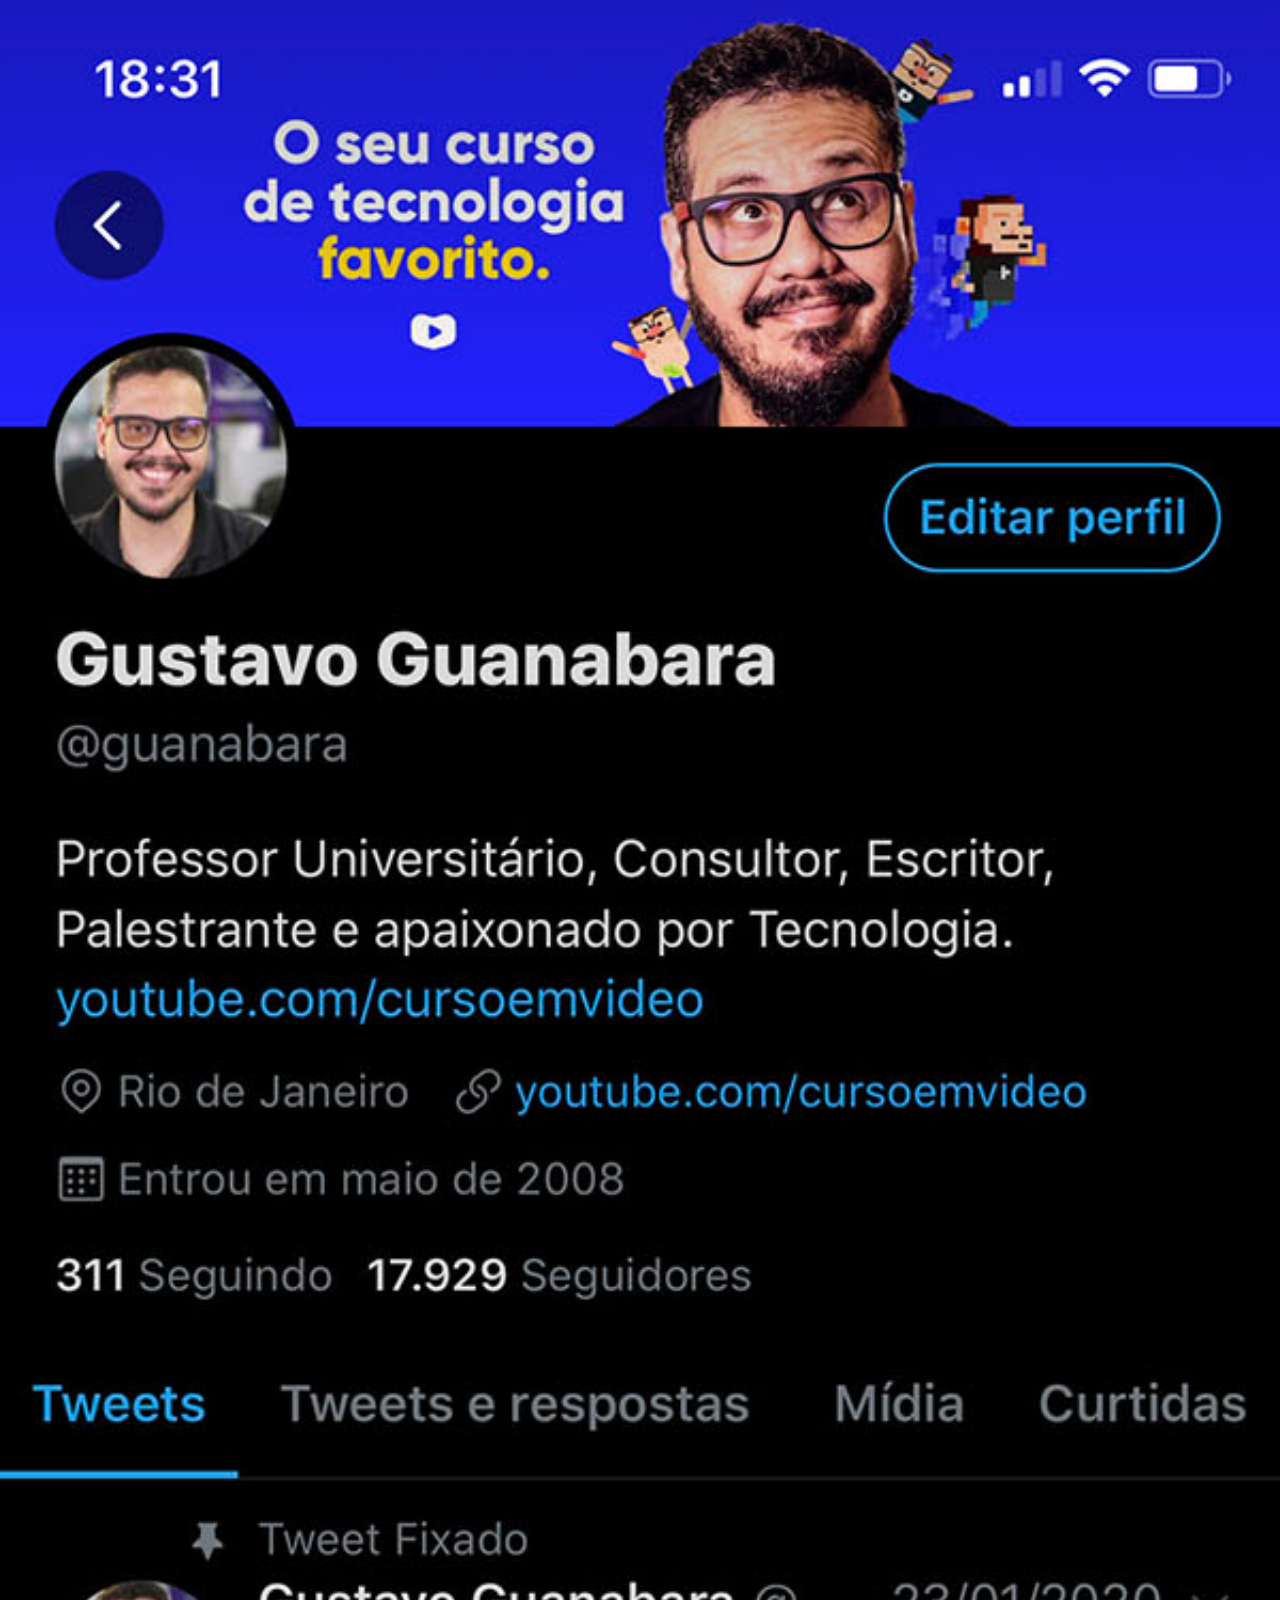
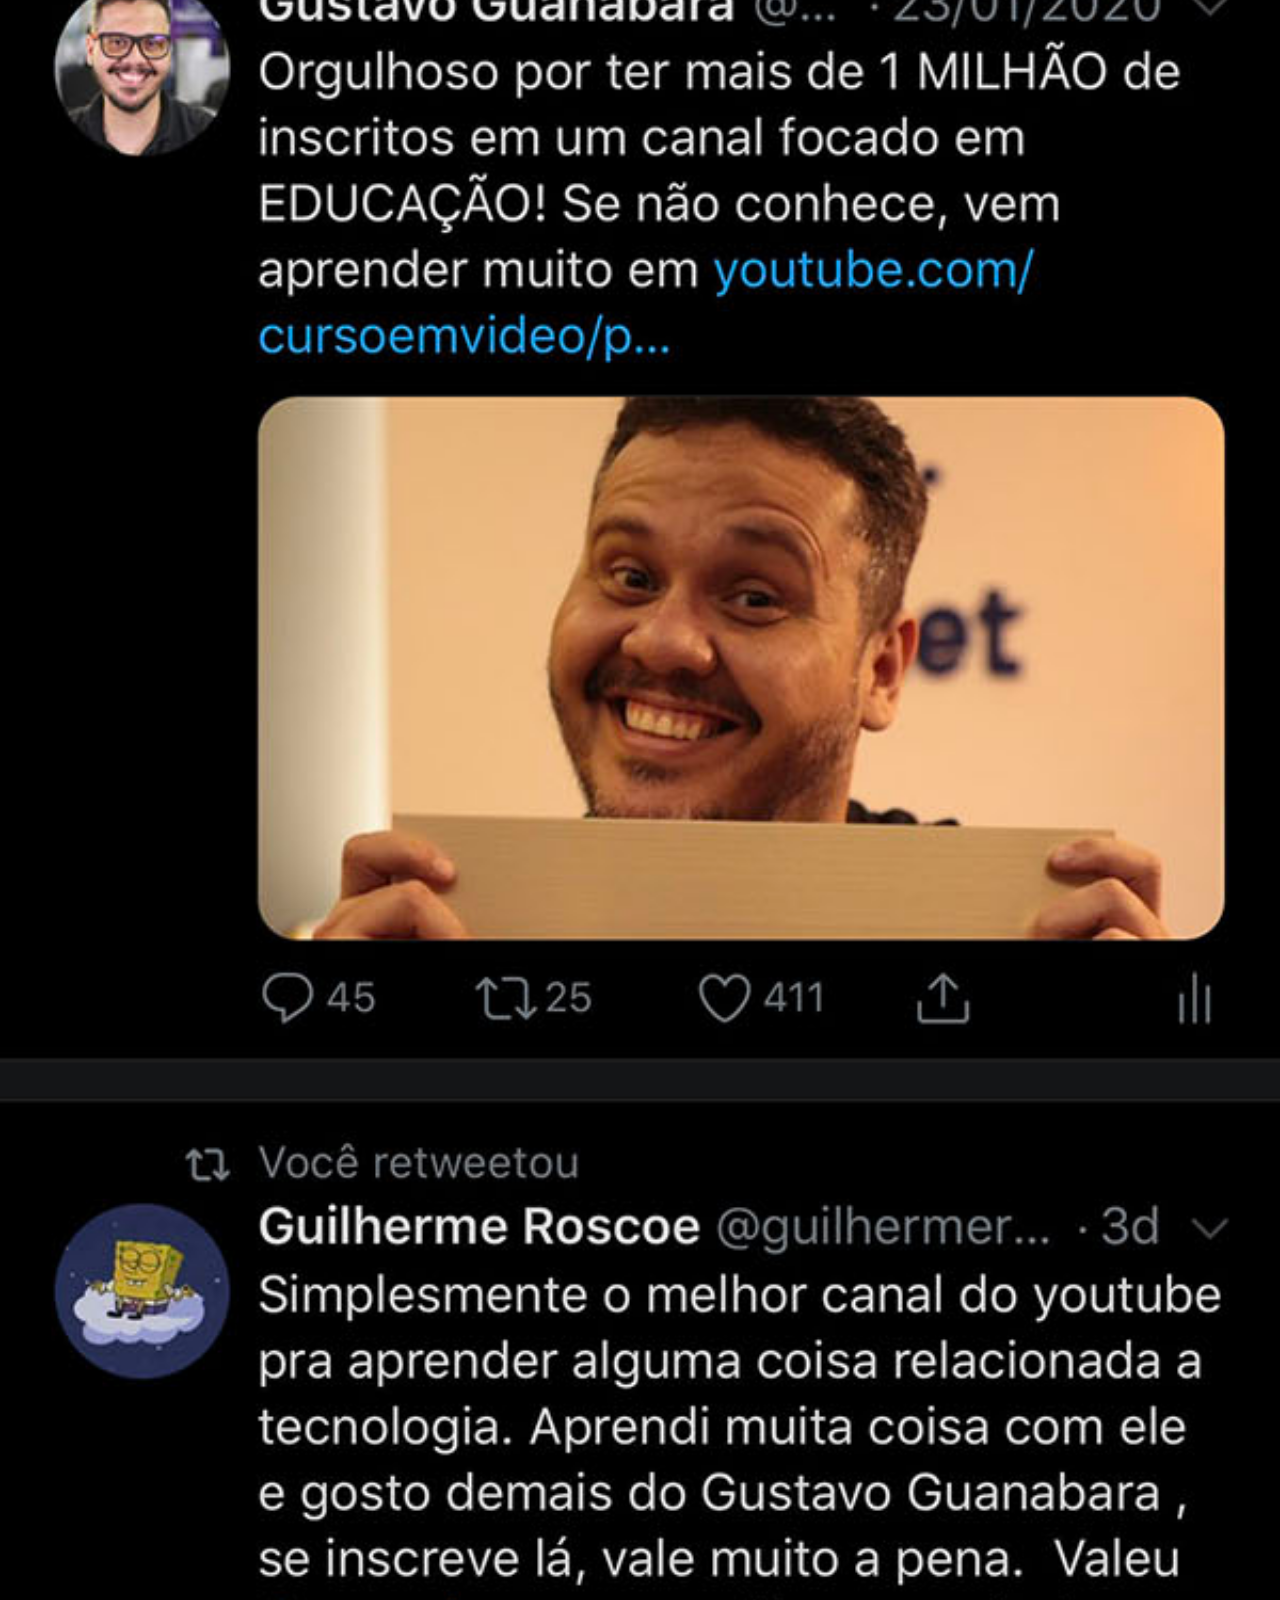
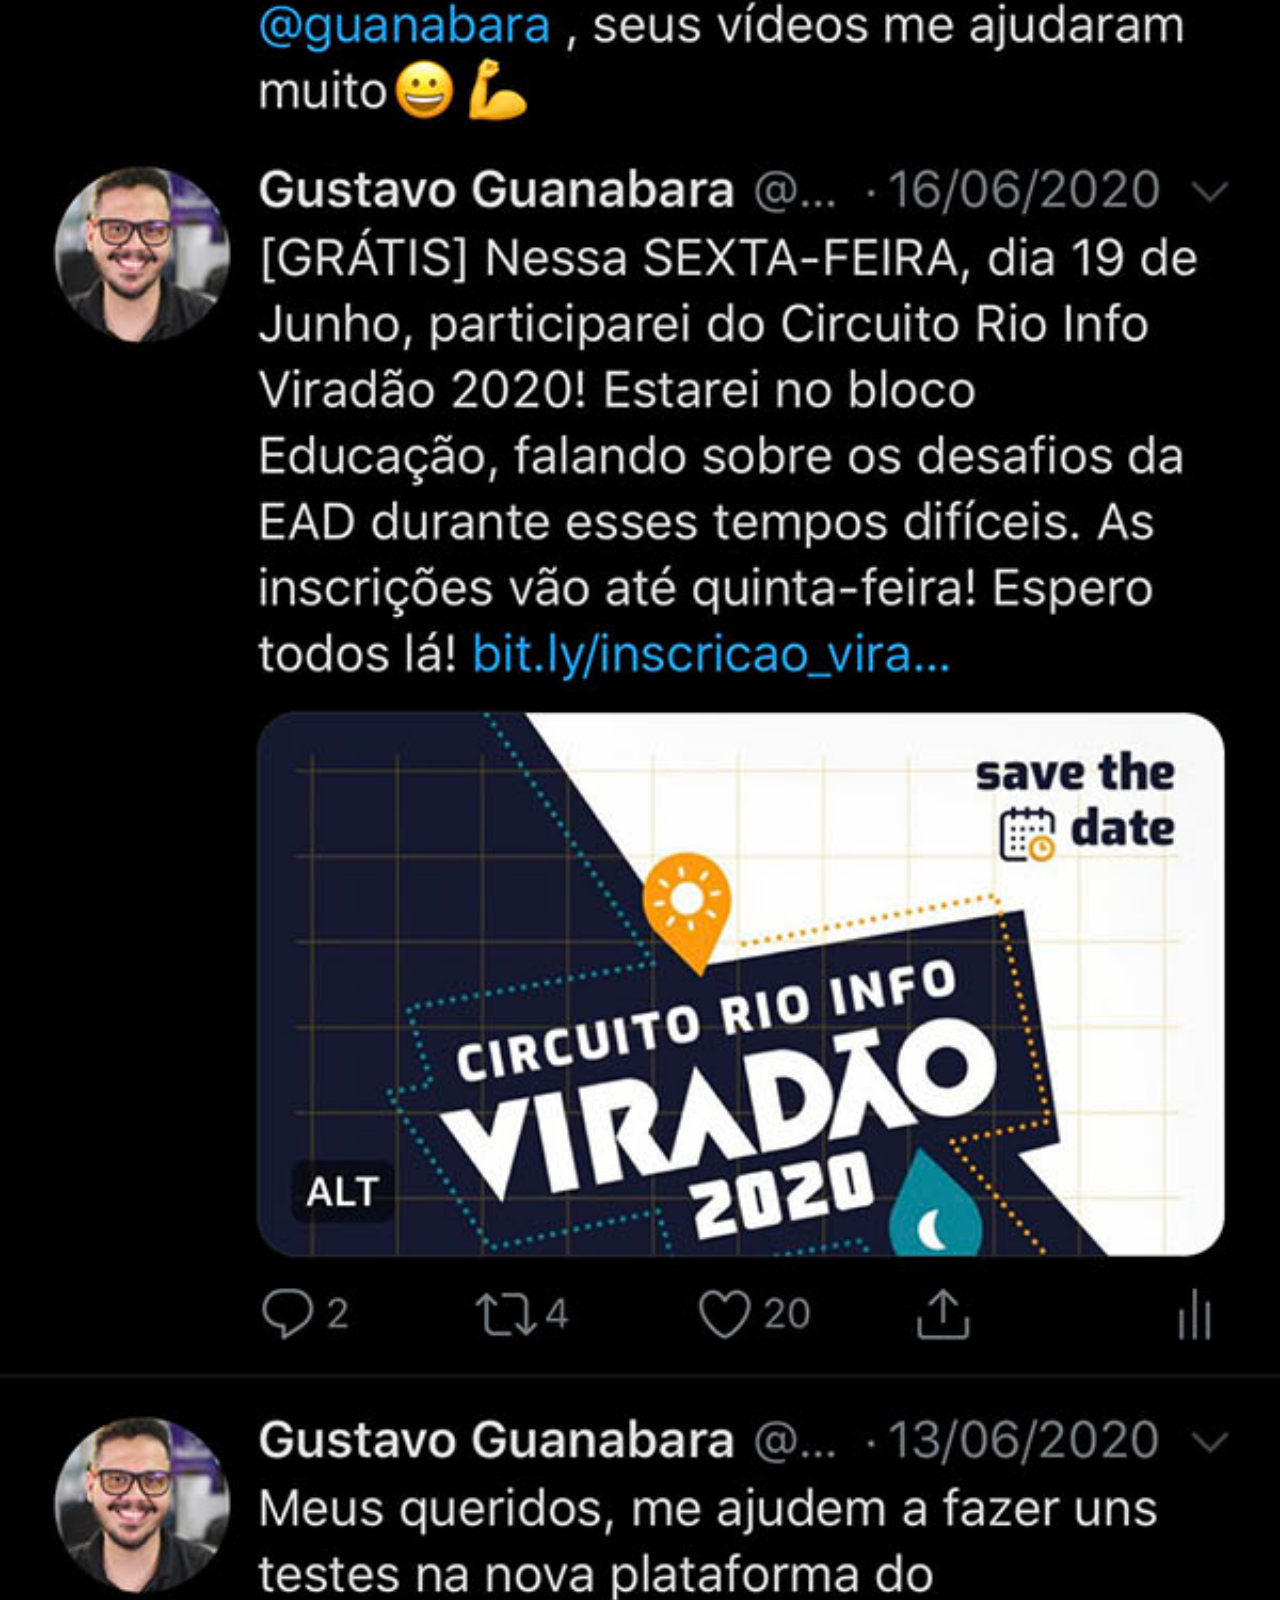
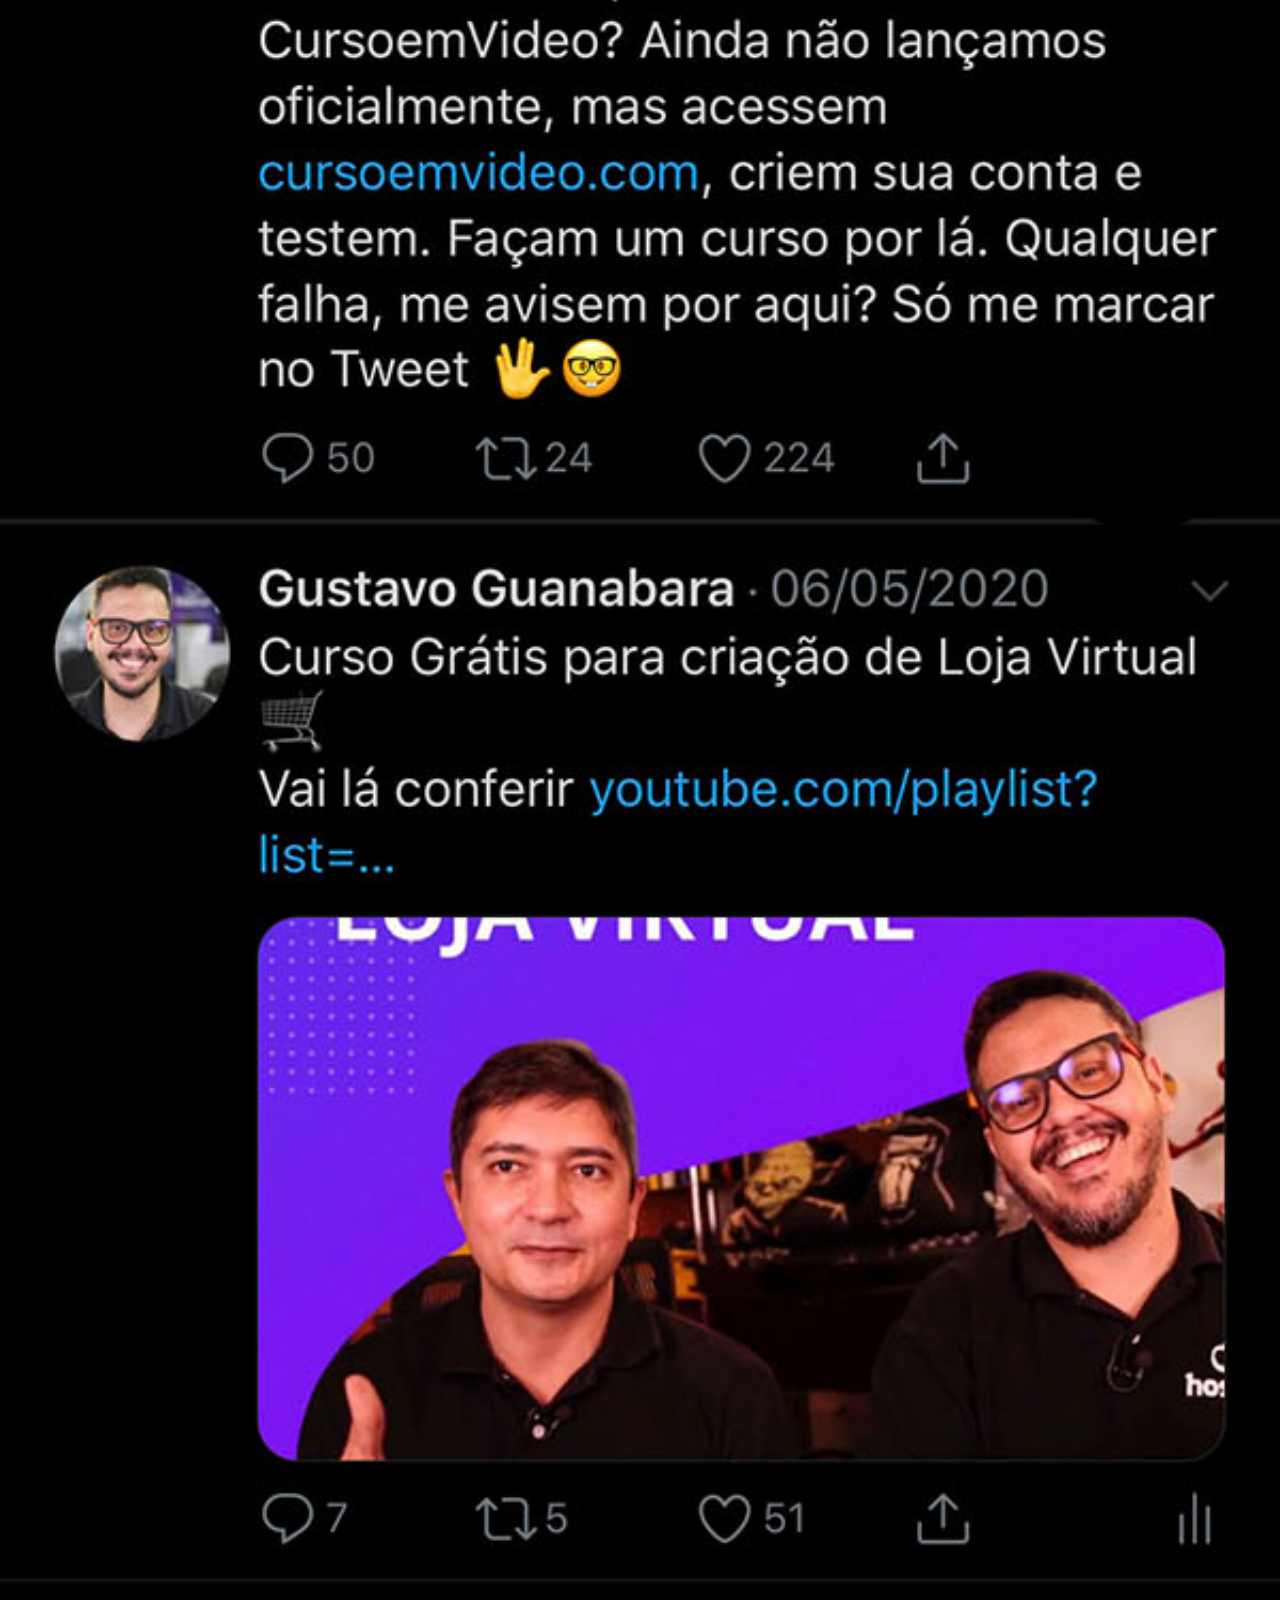
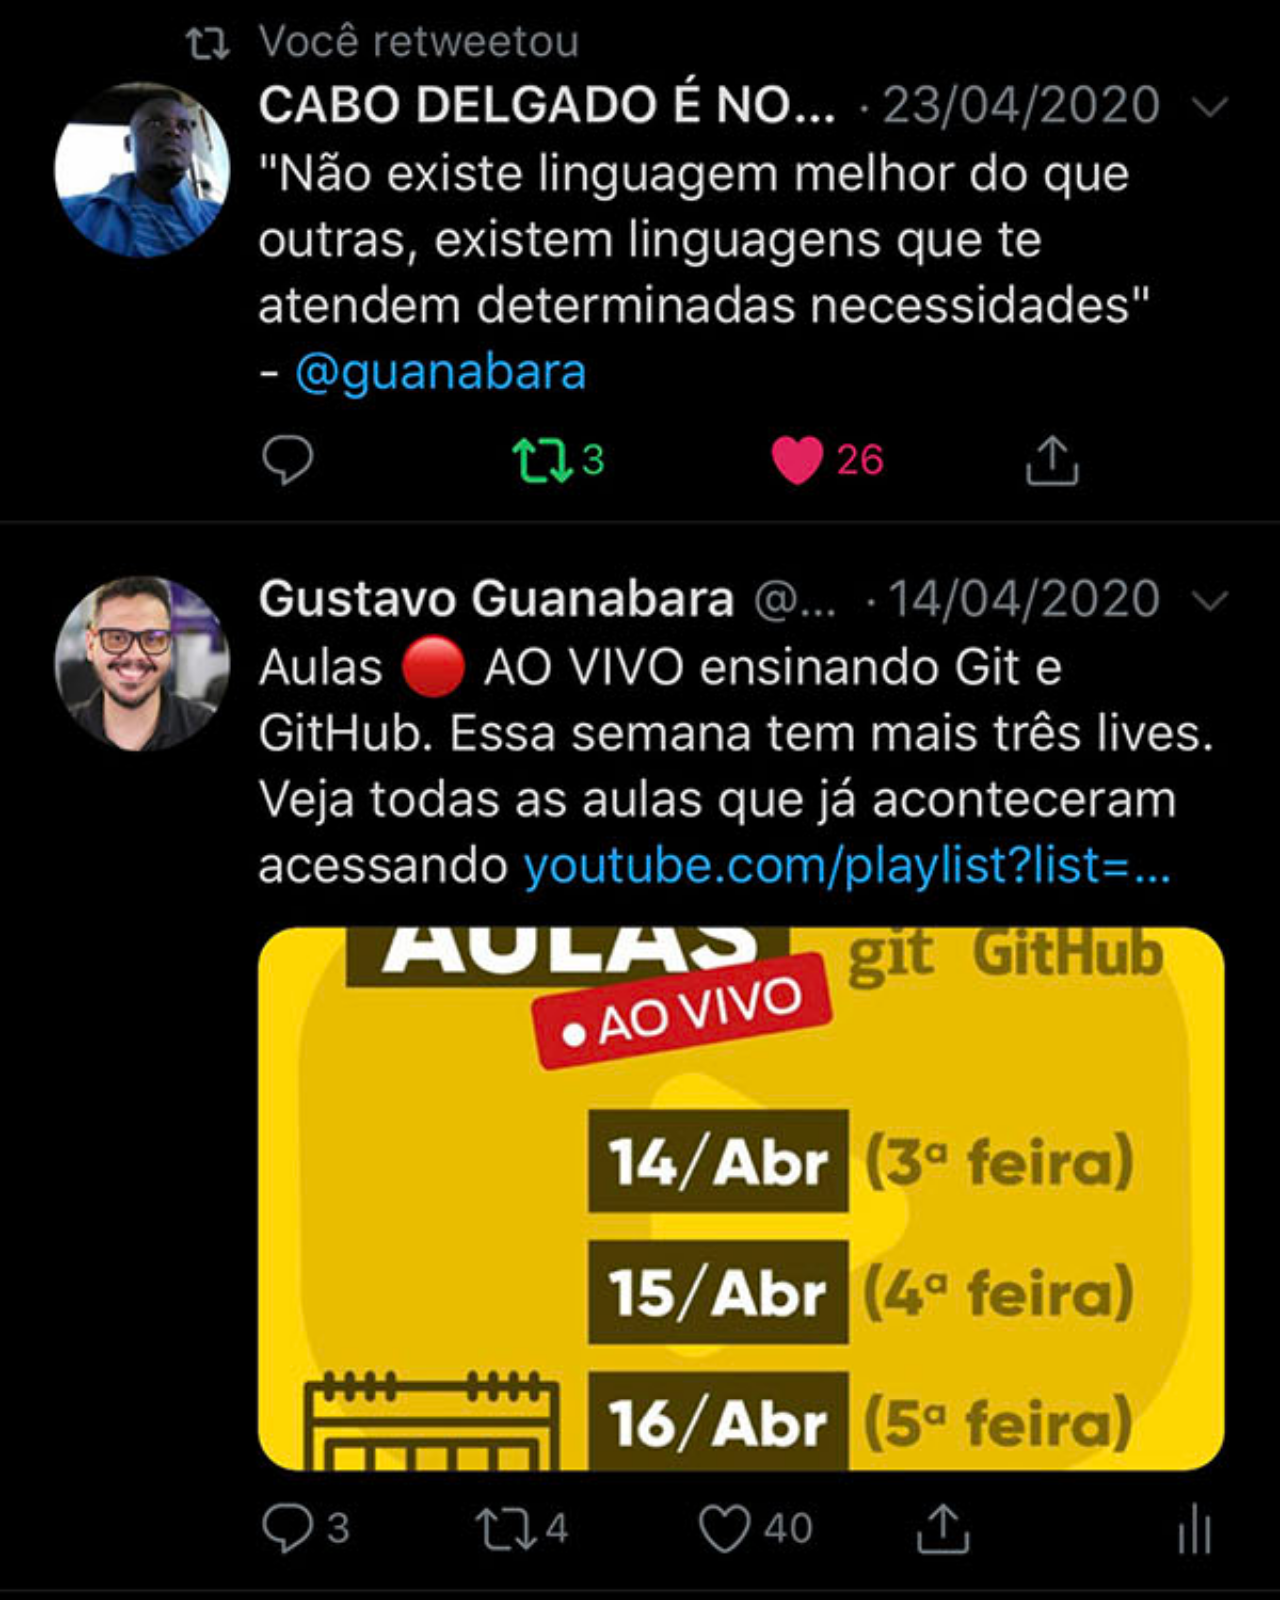
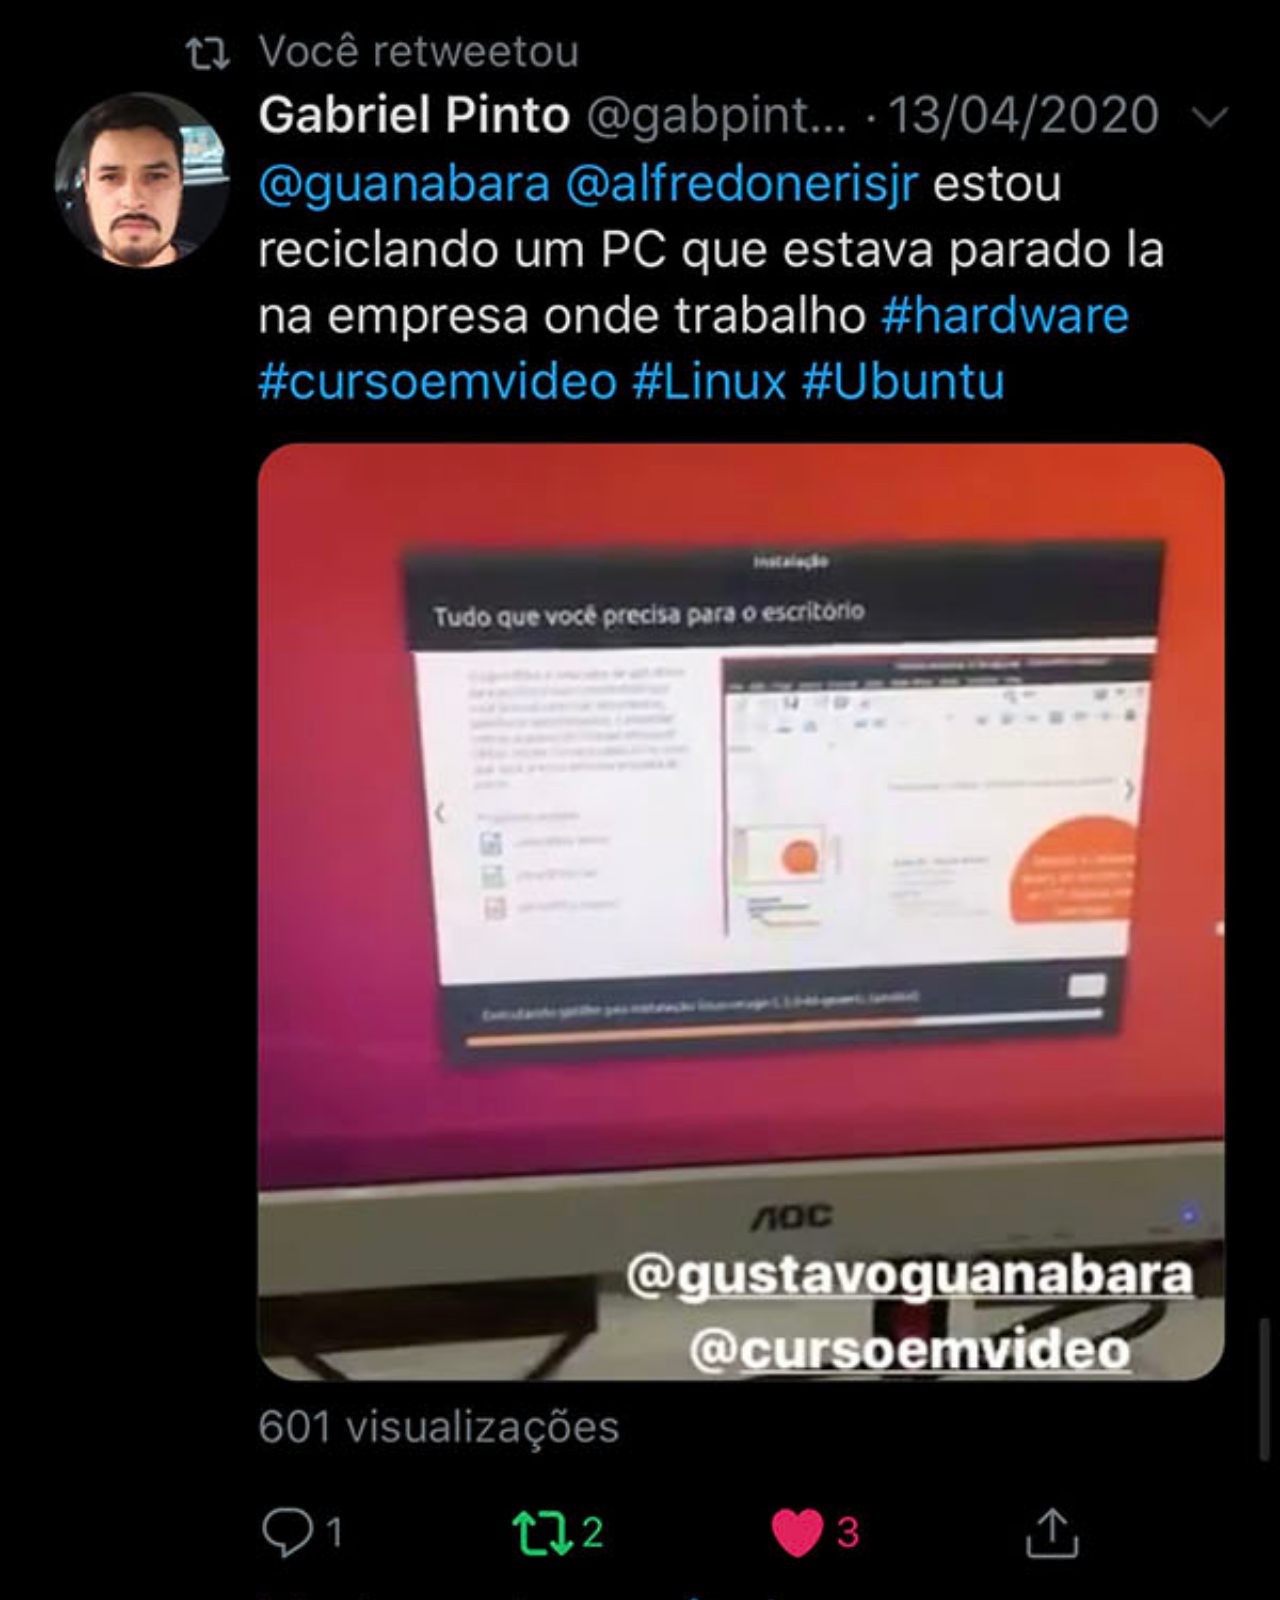
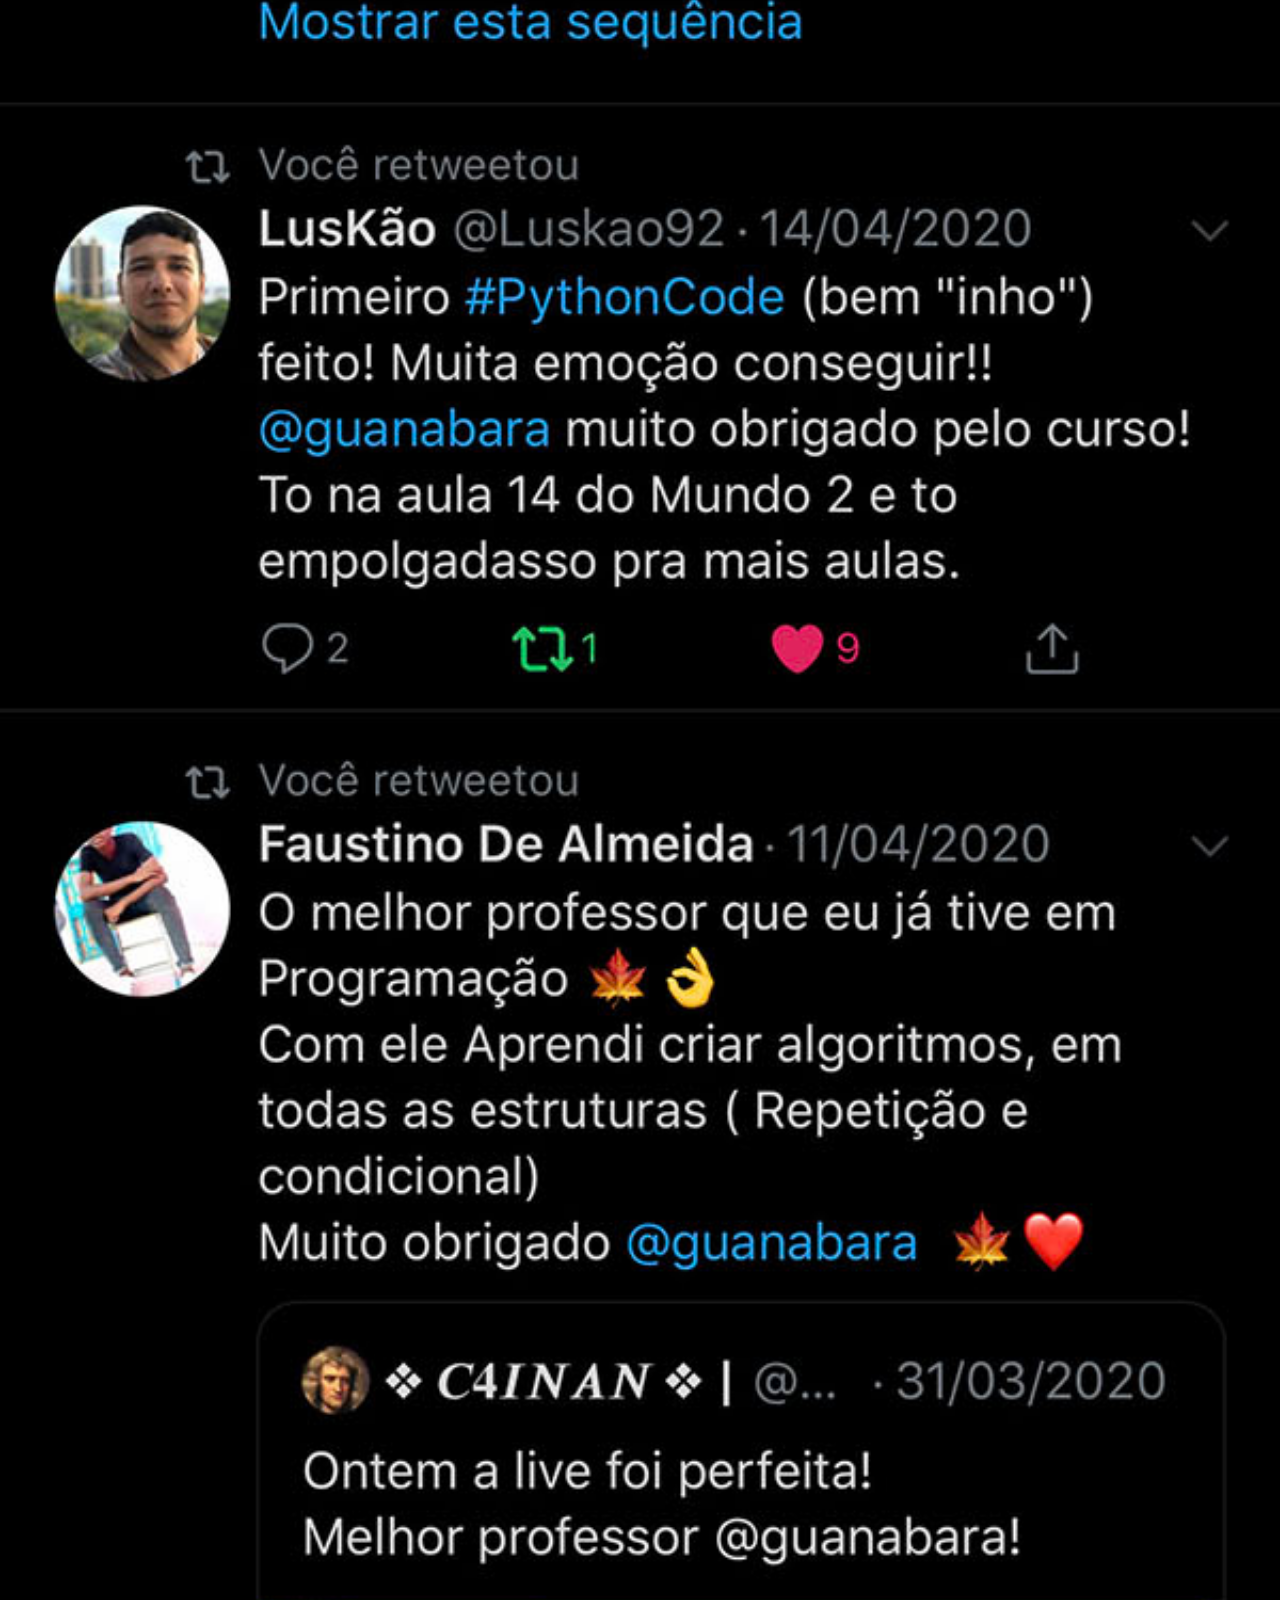
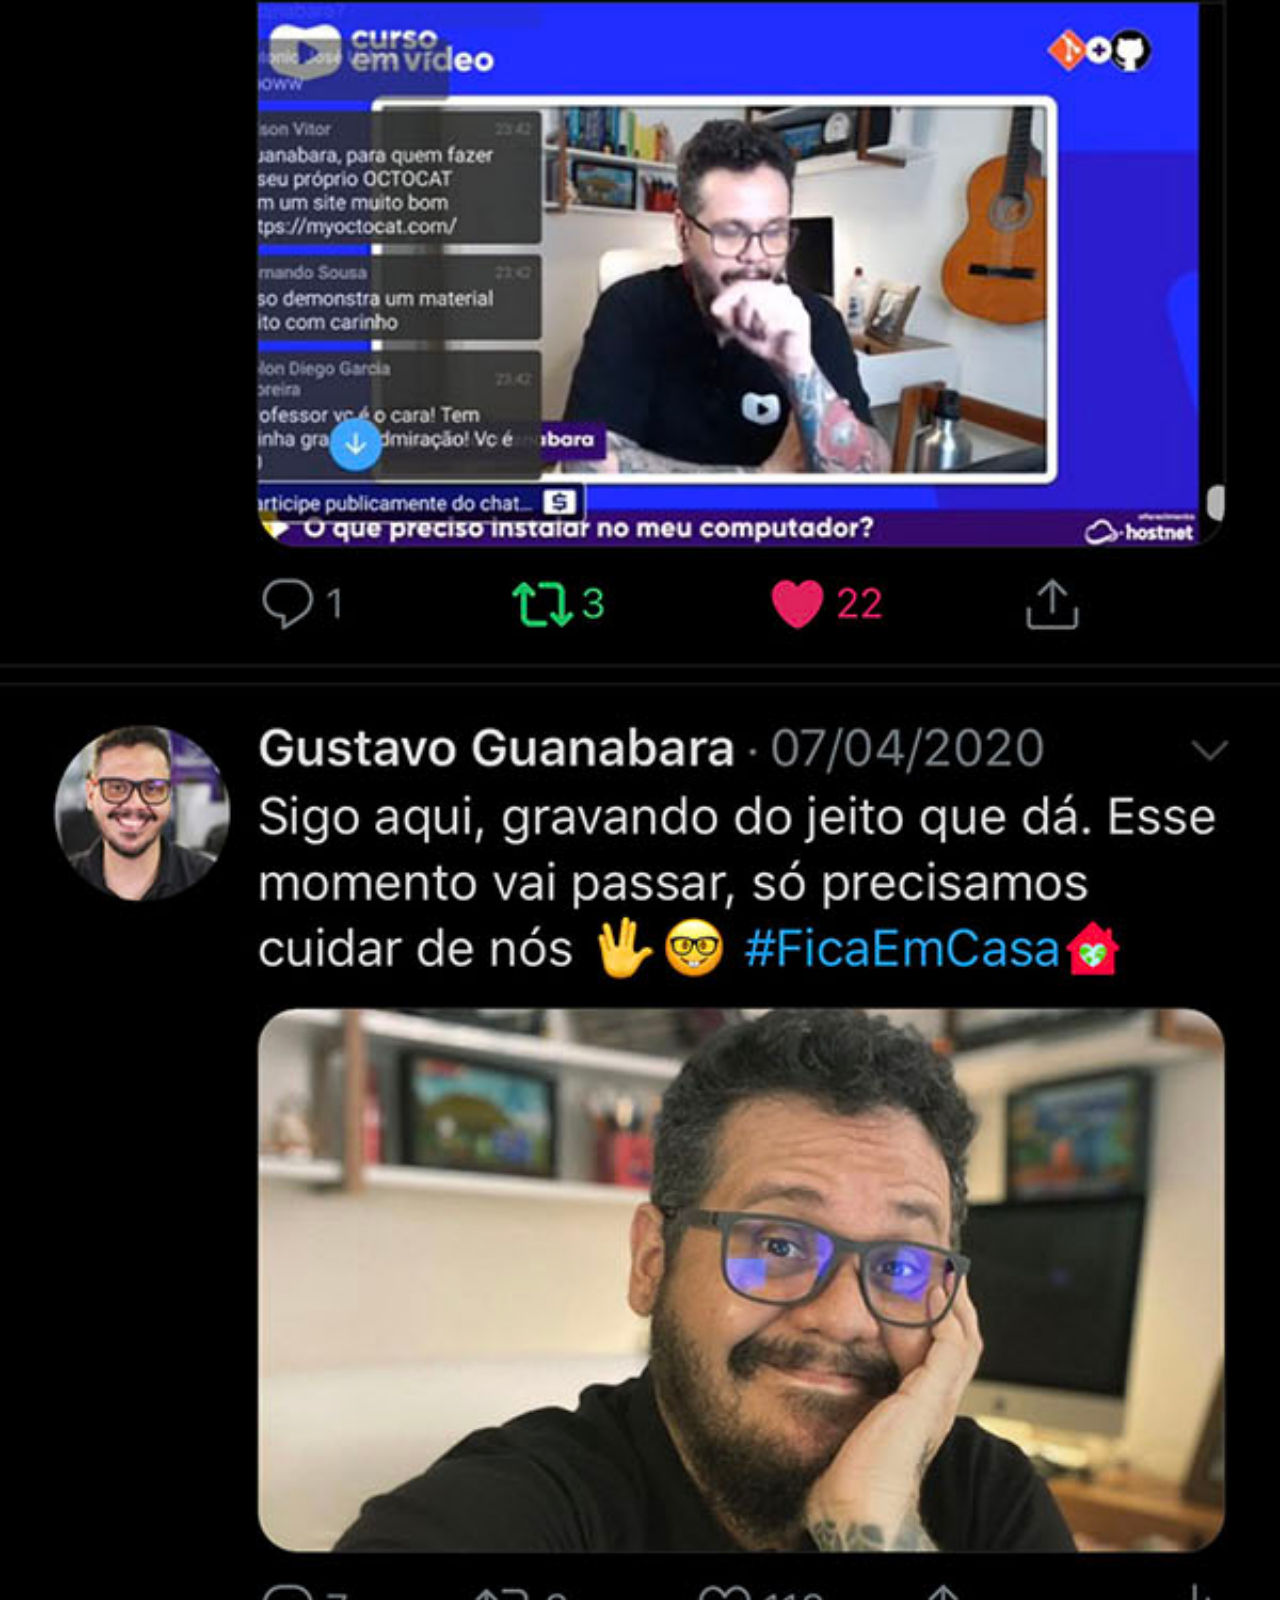
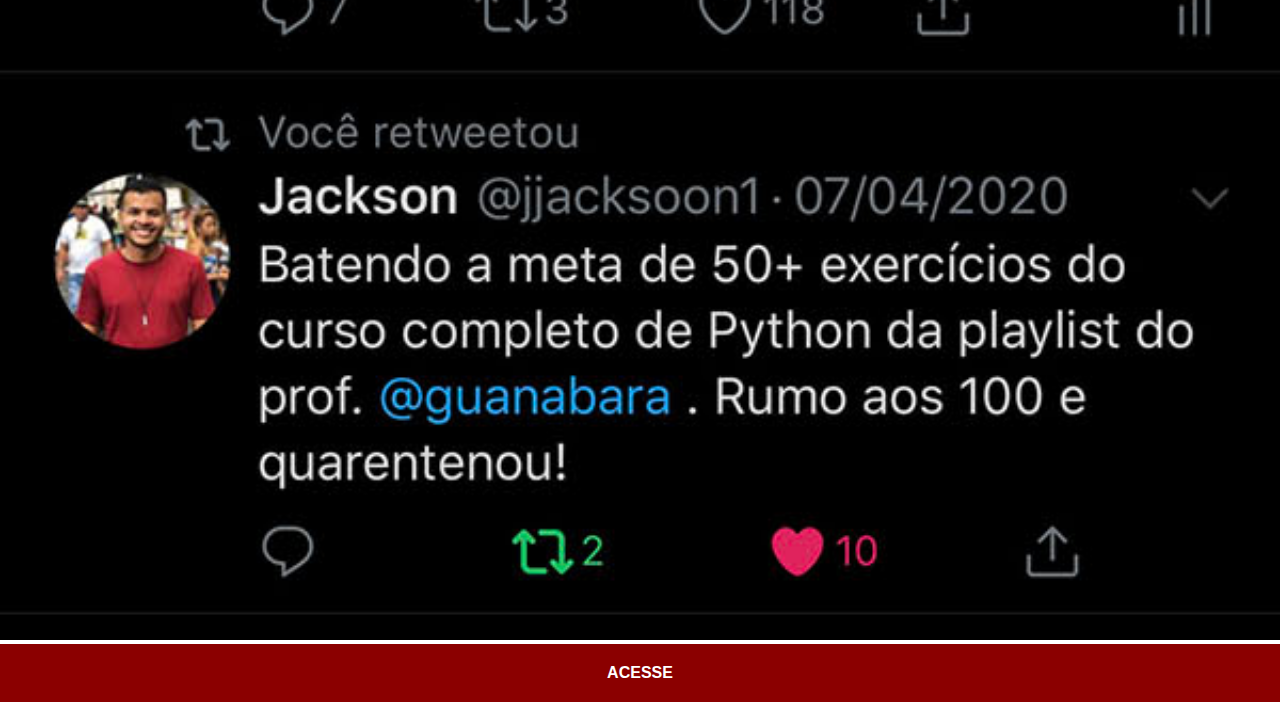
<file: twitter.html>
<!DOCTYPE html>
<html lang="pt-br">
<head>
    <meta charset="UTF-8">
    <meta name="viewport" content="width=device-width, initial-scale=1.0">
    <title>twitter</title>
    <link rel="stylesheet" href="social.css">
</head>
<body>
    <img src="imagens/tela-twitter.jpg" alt="twitter">
    <a href="#">ACESSE</a>
</body>
</html>
</file>
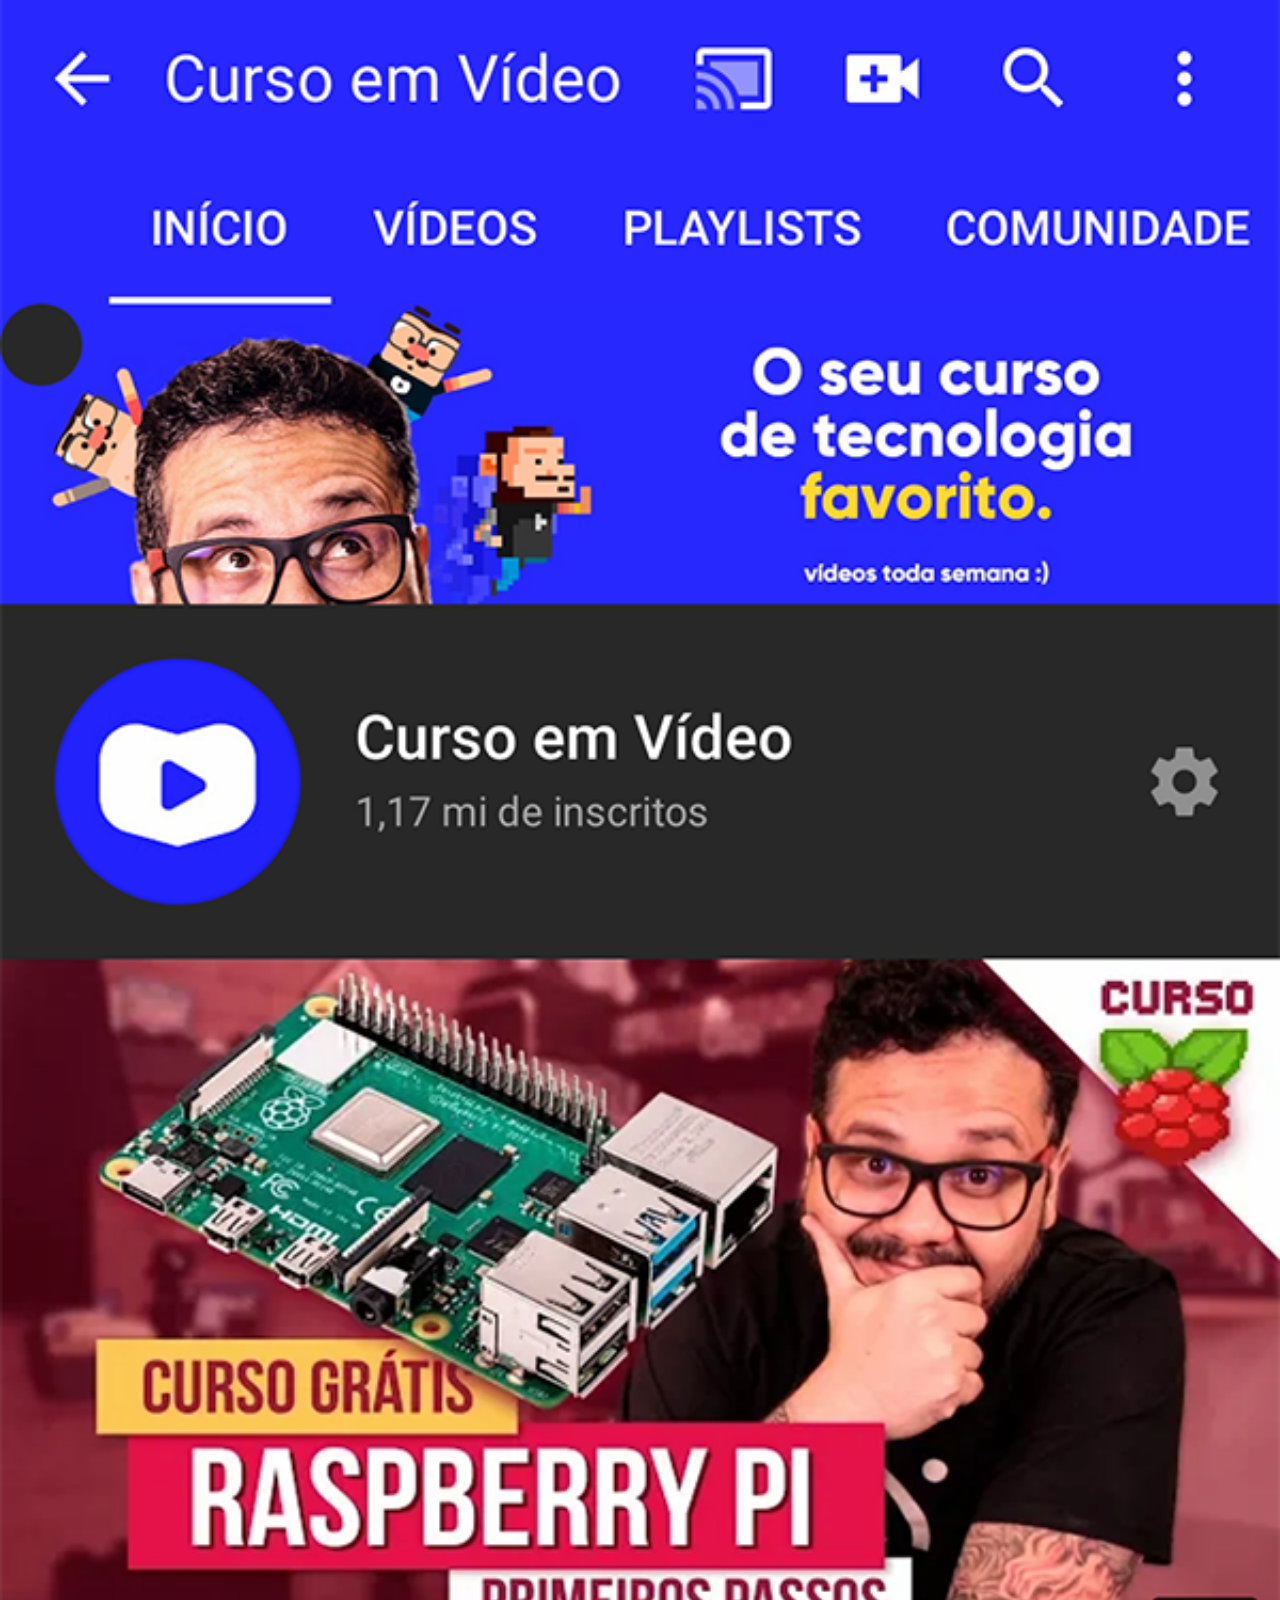
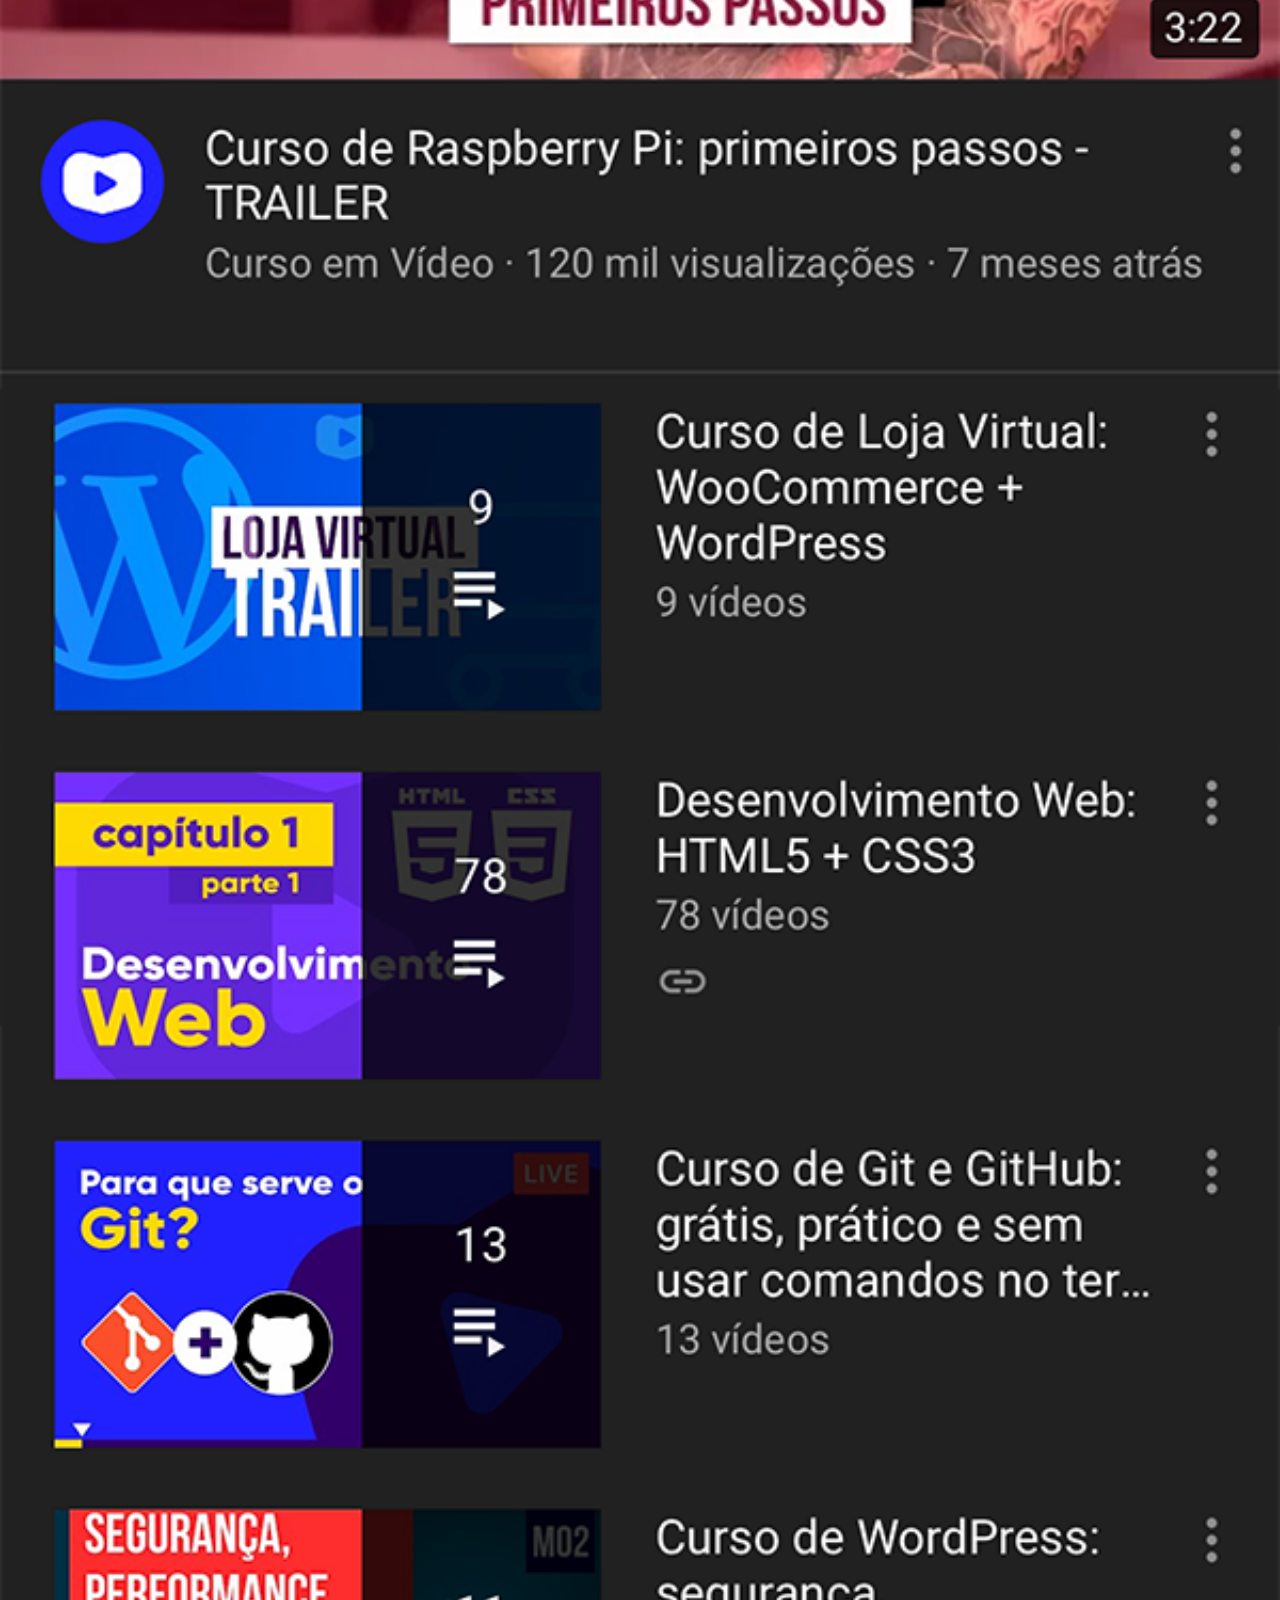
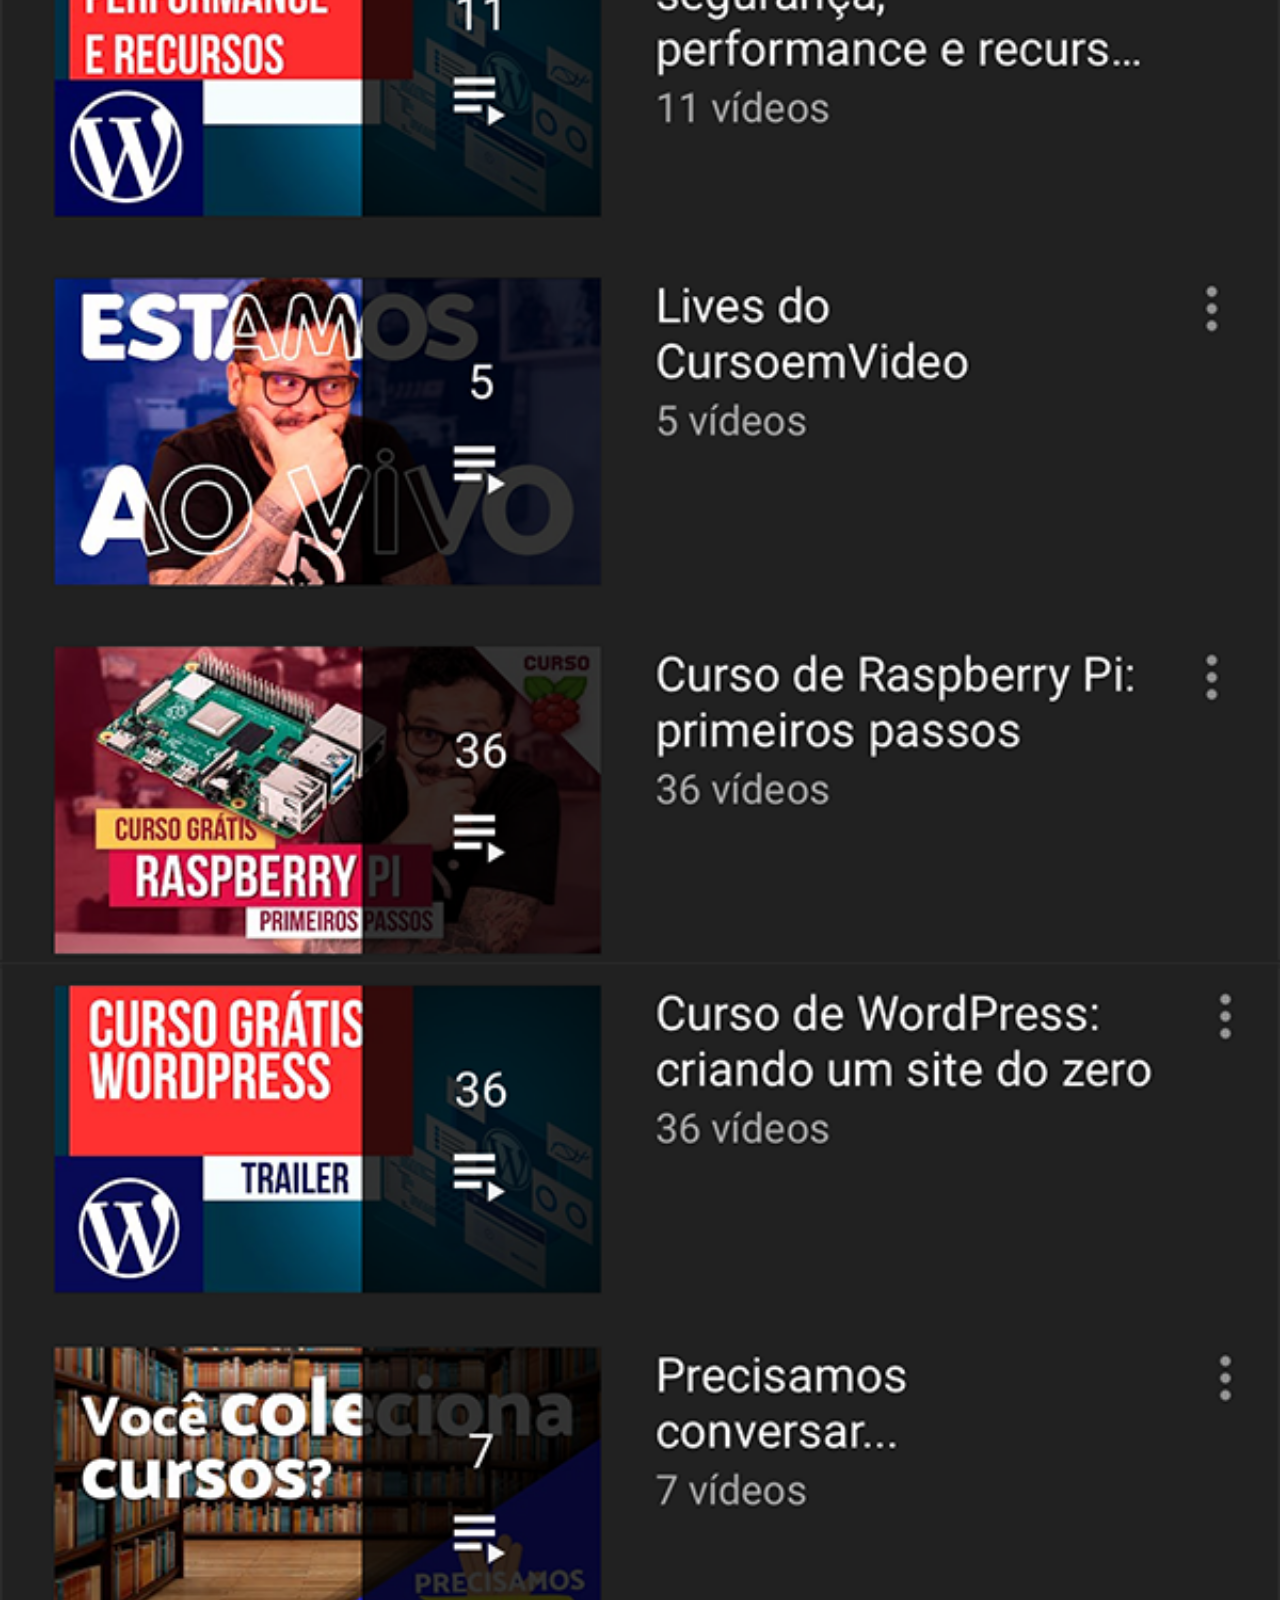
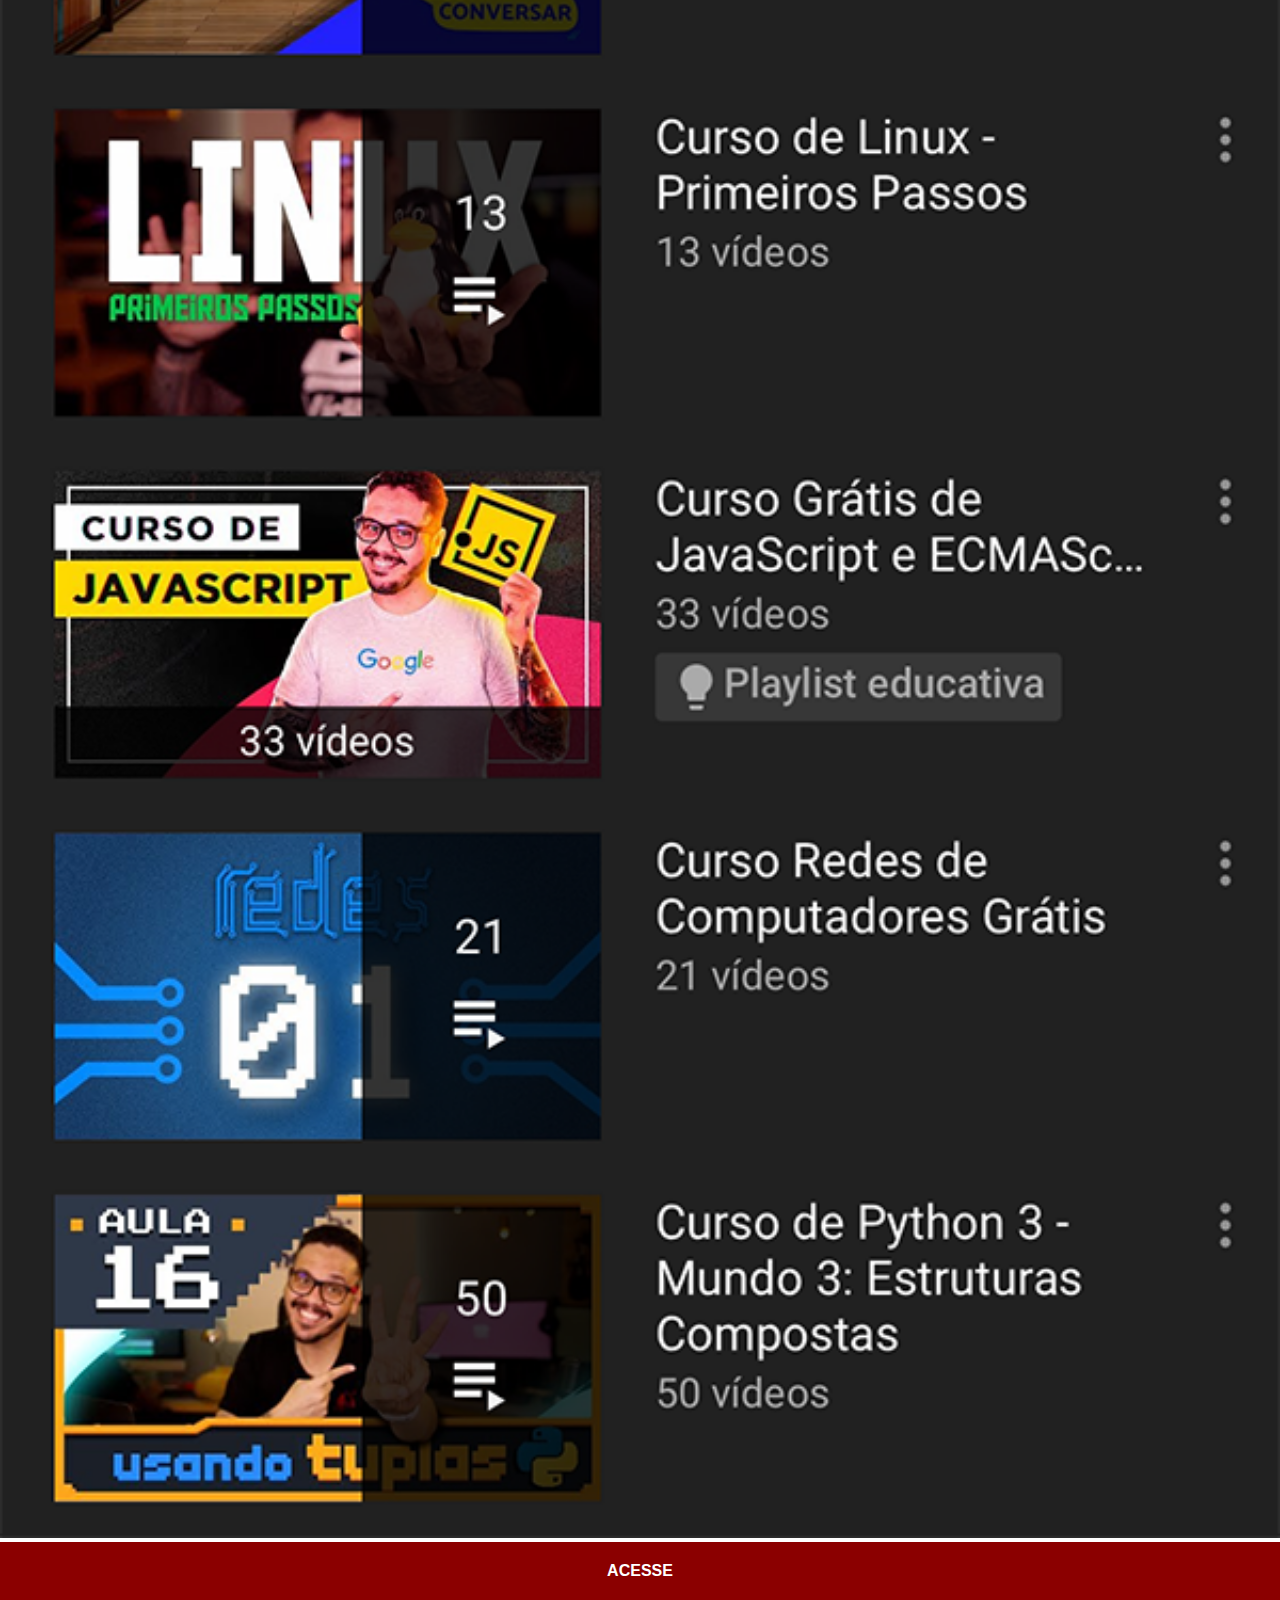
<file: youtube.html>
<!DOCTYPE html>
<html lang="pt-br">

<head>
    <meta charset="UTF-8">
    <meta name="viewport" content="width=device-width, initial-scale=1.0">
    <title>YouTube</title>
    <link rel="stylesheet" href="social.css">
</head>

<body>
    <img src="imagens/tela-youtube.png" alt="youtube">
    <a href="https://www.youtube.com/@CursoemVideo/playlists" target="_blank">ACESSE</a>
</body>

</html>
</file>
<file: social.css>
* {
    margin: 0;
    padding: 0;
    font-family: Arial, Helvetica, sans-serif;
}


::-webkit-scrollbar { /*esconde a barra de rolagem lateral*/
    width: 0px;
    height: 0px;
}

img {
    width: 100vw;
}

a {
    display: block;
    background-color: darkred;
    color: white;
    padding: 20px;
    text-align: center;
    font-weight: bolder;
    text-decoration: none;
}

a:hover {
    background-color: red;
}
</file>
